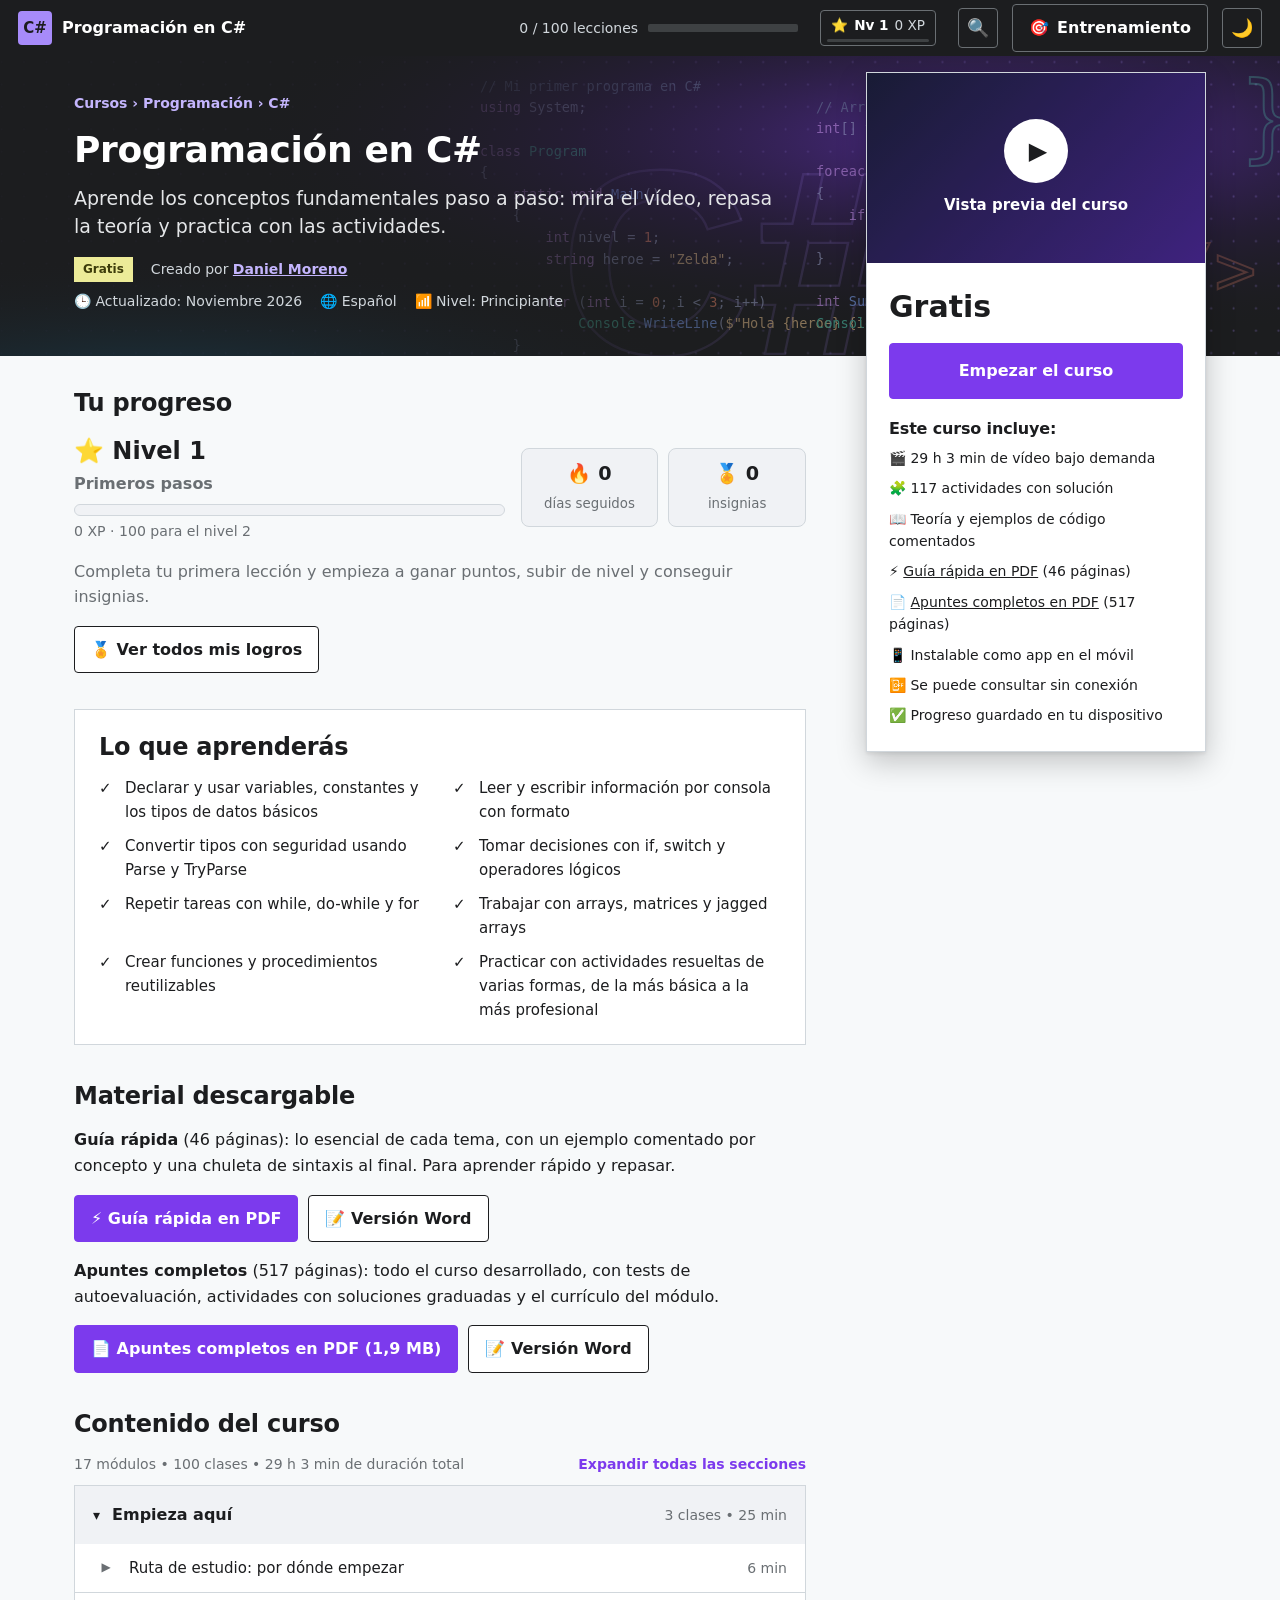
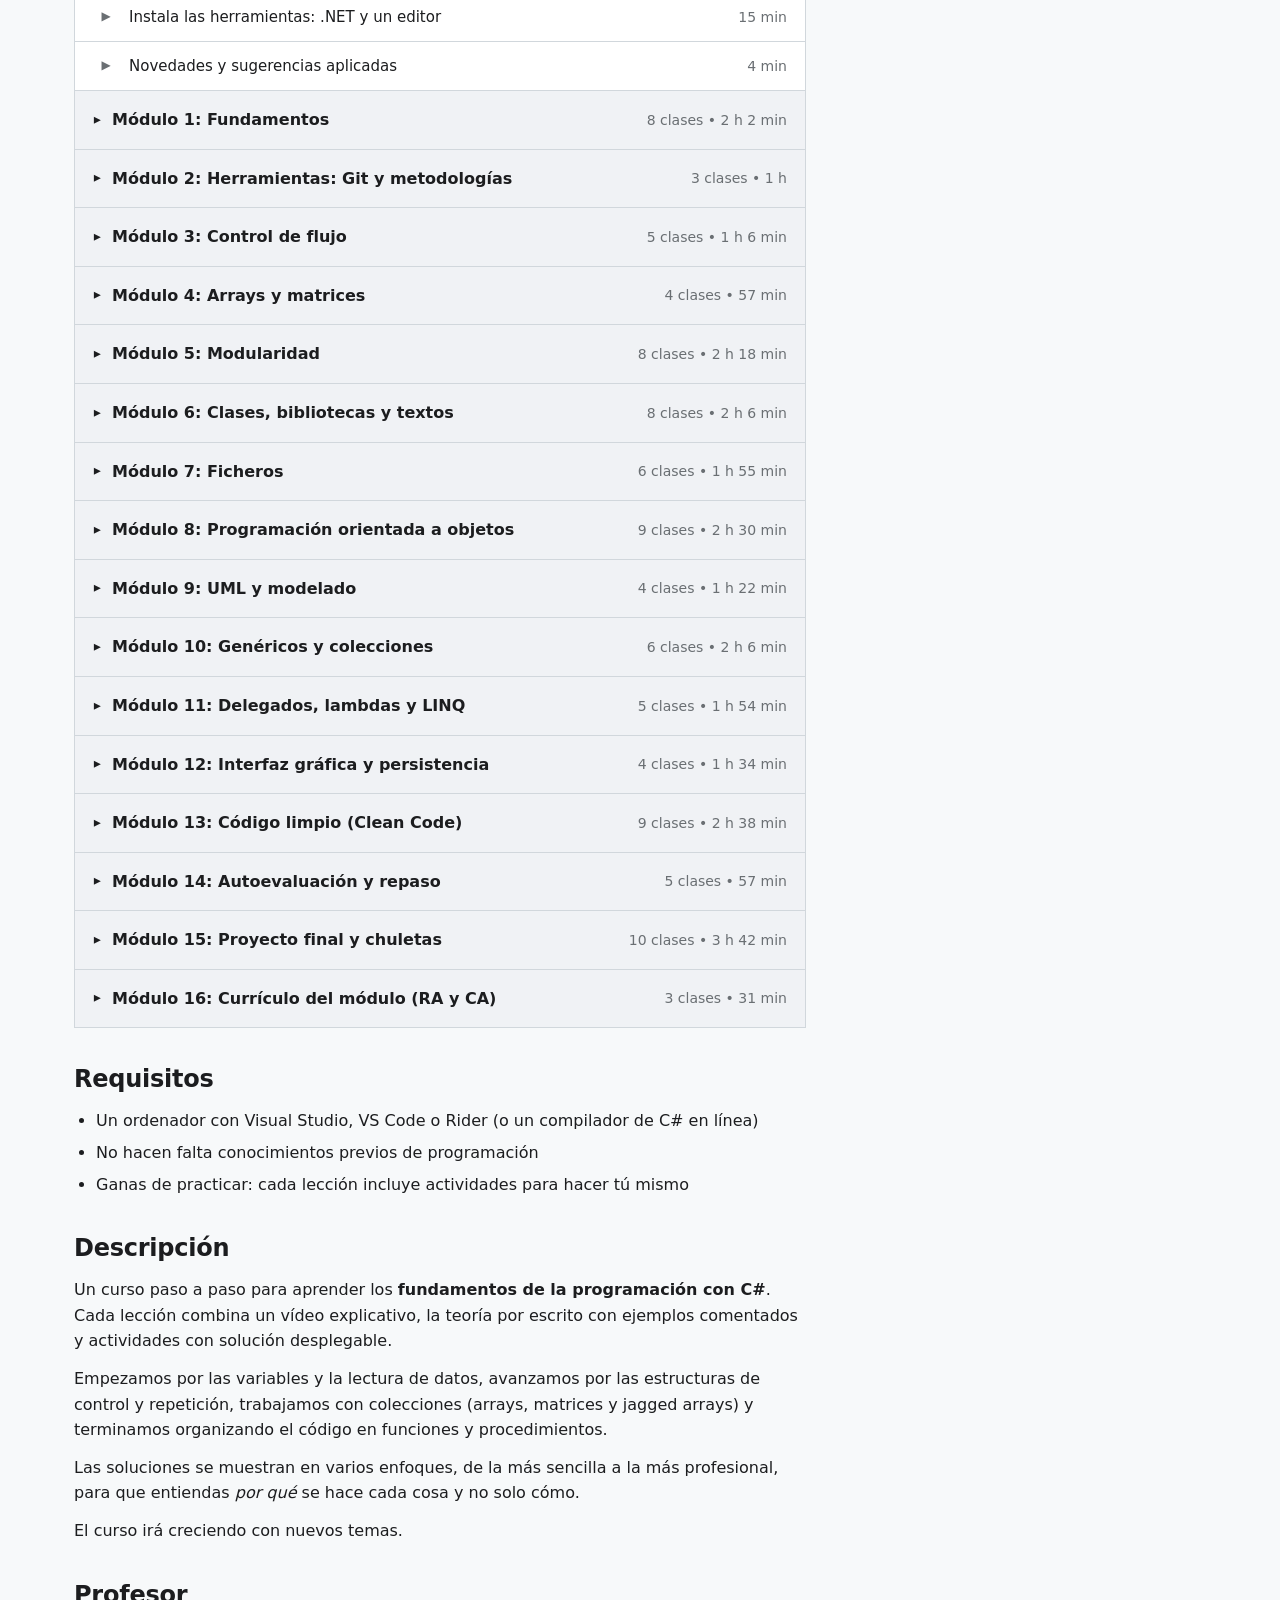
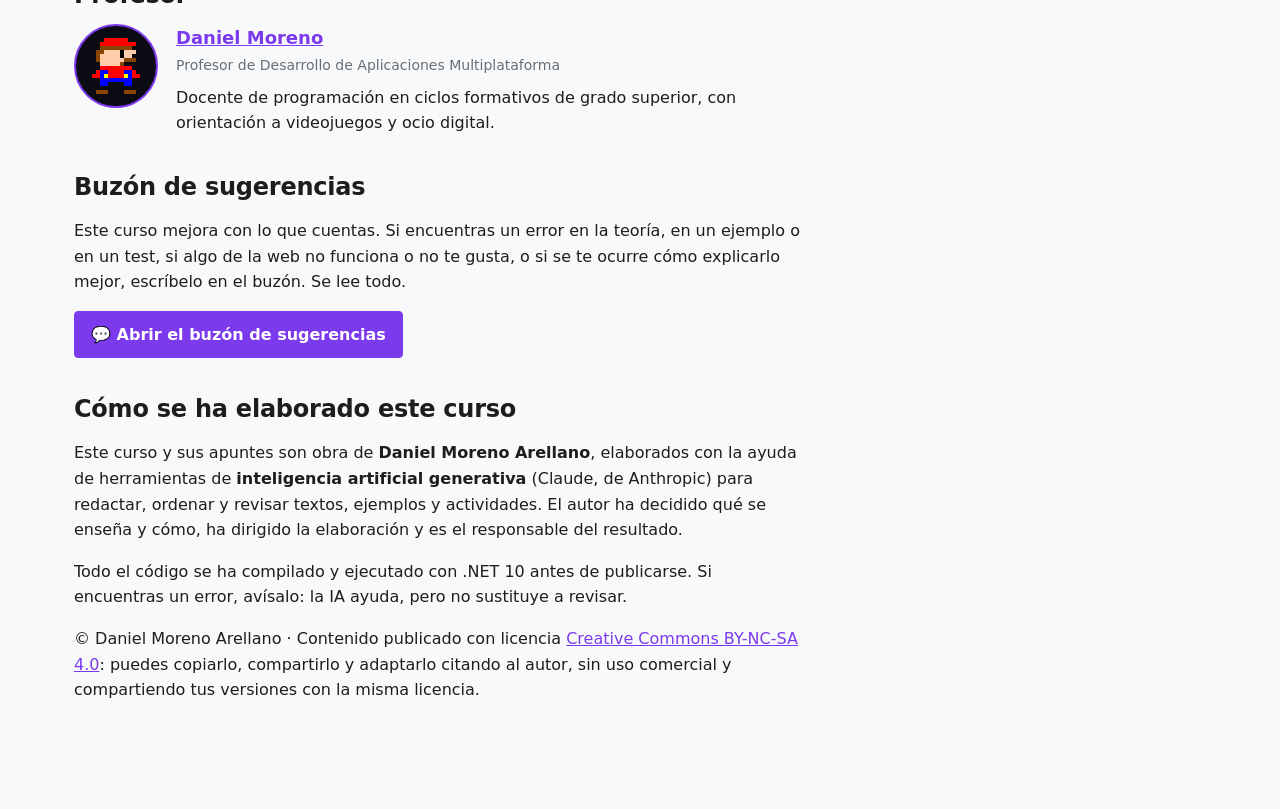
<file: index.html>
<!DOCTYPE html>
<html lang="es" data-theme="light">
<head>
  <meta charset="utf-8">
  <meta name="viewport" content="width=device-width, initial-scale=1">
  <title>Programación en C# · Curso</title>
  <meta name="description" content="Curso gratuito de programación en C#: vídeos, teoría, ejercicios resueltos y tests. Módulo de Programación de los ciclos DAM y DAW.">
  <meta name="author" content="Daniel Moreno Arellano">
  <!-- Vista previa al compartir el enlace (WhatsApp, Telegram, X, LinkedIn…).
       Las redes exigen direcciones ABSOLUTAS en og:url y og:image. -->
  <link rel="canonical" href="https://dmorenoar.github.io/programacion-en-csharp/">
  <meta property="og:type" content="website">
  <meta property="og:locale" content="es_ES">
  <meta property="og:site_name" content="Programación en C#">
  <meta property="og:title" content="Programación en C# · Curso gratuito">
  <meta property="og:description" content="Vídeos, teoría, ejercicios resueltos y tests para aprender a programar en C#. Funciona también sin conexión.">
  <meta property="og:url" content="https://dmorenoar.github.io/programacion-en-csharp/">
  <meta property="og:image" content="https://dmorenoar.github.io/programacion-en-csharp/img/og-curso.png">
  <meta property="og:image:width" content="1200">
  <meta property="og:image:height" content="630">
  <meta property="og:image:alt" content="Programación en C# · curso gratuito">
  <meta name="twitter:card" content="summary_large_image">
  <!-- PWA: manifiesto (nombre, iconos, colores) + iconos para navegador e iOS -->
  <link rel="manifest" href="manifest.webmanifest">
  <meta name="theme-color" content="#1c1d1f">
  <link rel="icon" href="icons/favicon.svg" type="image/svg+xml">
  <link rel="apple-touch-icon" href="icons/apple-touch-icon.png">
  <meta name="mobile-web-app-capable" content="yes">
  <meta name="apple-mobile-web-app-capable" content="yes">
  <meta name="apple-mobile-web-app-title" content="Prog. C#">
  <link rel="stylesheet" href="css/styles.css">
  <link rel="stylesheet" href="css/theme.css">
  <link rel="stylesheet" href="css/home.css">
  <link rel="stylesheet" href="css/playground.css">
  <link rel="stylesheet" href="css/editor.css">
  <link rel="stylesheet" href="css/training.css">
  <link rel="stylesheet" href="css/profile.css">
  <link rel="stylesheet" href="css/extras.css">
</head>
<body>
  <!--
    El HTML solo define el ESQUELETO (cabecera, menú lateral y zona de contenido).
    Todo lo demás se genera con JavaScript a partir de data/course.js.
    Ventaja: añadir una lección = editar un archivo de datos, no maquetar HTML.
  -->
  <header class="topbar">
    <button class="icon-btn" id="menuBtn" type="button" aria-label="Abrir índice del curso" aria-expanded="false">☰</button>
    <a class="brand" href="#inicio" aria-label="Ir a la página del curso">
      <div class="brand-logo" aria-hidden="true">C#</div>
      <div class="brand-title" id="brandTitle">Curso</div>
    </a>
    <div class="topbar-spacer"></div>
    <div class="progress-wrap" title="Progreso del curso">
      <span class="progress-label" id="progressLabel">0 / 0</span>
      <div class="progress" role="progressbar" aria-label="Progreso del curso" aria-valuemin="0" aria-valuemax="100" aria-valuenow="0" id="progressBar"><span id="progressFill"></span></div>
    </div>
    <a class="btn code-btn" id="trainBtn" href="#entrenamiento" title="Resolver las actividades del curso">🎯 <span class="lbl">Entrenamiento</span></a>
    <button class="btn install-btn" id="installBtn" type="button" hidden>⬇ Instalar app</button>
    <button class="icon-btn" id="themeBtn" type="button" aria-label="Cambiar entre tema claro y oscuro">🌙</button>
  </header>

  <!-- Página de inicio del curso (estilo Udemy). Se rellena desde app.js -->
  <div id="home" class="home" hidden></div>


  <!-- Vista «Entrenamiento»: actividades con enunciado y editor (js/training.js) -->
  <div id="training" class="editor-view" hidden></div>

  <div class="layout">
    <!-- Tiras que aparecen al esconder el índice o el editor, para volver a mostrarlos -->
    <button class="side-strip strip-index" id="stripIndex" type="button" title="Mostrar el contenido del curso"><b class="arrow" aria-hidden="true">»</b><span>☰ Contenido del curso</span></button>
    <button class="side-strip strip-code" id="stripCode" type="button" title="Mostrar el editor de código"><b class="arrow" aria-hidden="true">»</b><span>&lt;/&gt; Editor de código</span></button>
    <nav class="sidebar" id="sidebar" aria-label="Índice del curso">
      <div class="sidebar-head"><button class="pg-hide" id="sbHide" type="button" title="Ocultar el contenido del curso" aria-label="Ocultar el contenido del curso">«</button><a class="back-home" href="#inicio">← Página del curso</a><h2>Contenido del curso</h2><p class="course-sub" id="courseSub"></p></div>
      <div id="modules"></div>
      <div class="sidebar-foot">
        <button class="link-btn" id="resetBtn" type="button">Reiniciar mi progreso</button>
      </div>
    </nav>
    <div class="sb-grip" id="sbGrip" role="separator" aria-orientation="vertical" title="Arrastra para cambiar el ancho"></div>
    <div class="backdrop" id="backdrop"></div>

    <main class="content" id="content" tabindex="-1">
      <div class="content-inner" id="lesson">
        <noscript>Esta web necesita JavaScript para mostrar el curso.</noscript>
      </div>
    </main>

    <!-- Panel «Codificar»: entorno de programación junto a la lección (js/playground.js) -->
    <aside class="playground" id="playground" aria-label="Codificar: editor de C#" hidden>
      <div class="pg-resize" id="pgResize" role="separator" aria-orientation="vertical" aria-label="Cambiar ancho del panel"></div>
    </aside>
  </div>

  <!-- Orden importante: primero los datos (COURSE) y después la lógica que los usa -->
  <script src="data/course.js"></script>
  <script src="data/tests.js"></script>
  <script src="js/editor-kit.js"></script>
  <script src="js/editor-pane.js"></script>
  <script src="js/training.js"></script>
  <script src="js/profile.js"></script>
  <script src="js/app.js"></script>
  <script src="js/playground.js"></script>
  <script src="js/extras.js"></script>
  <script src="js/gamificacion.js"></script>
</body>
</html>
</file>
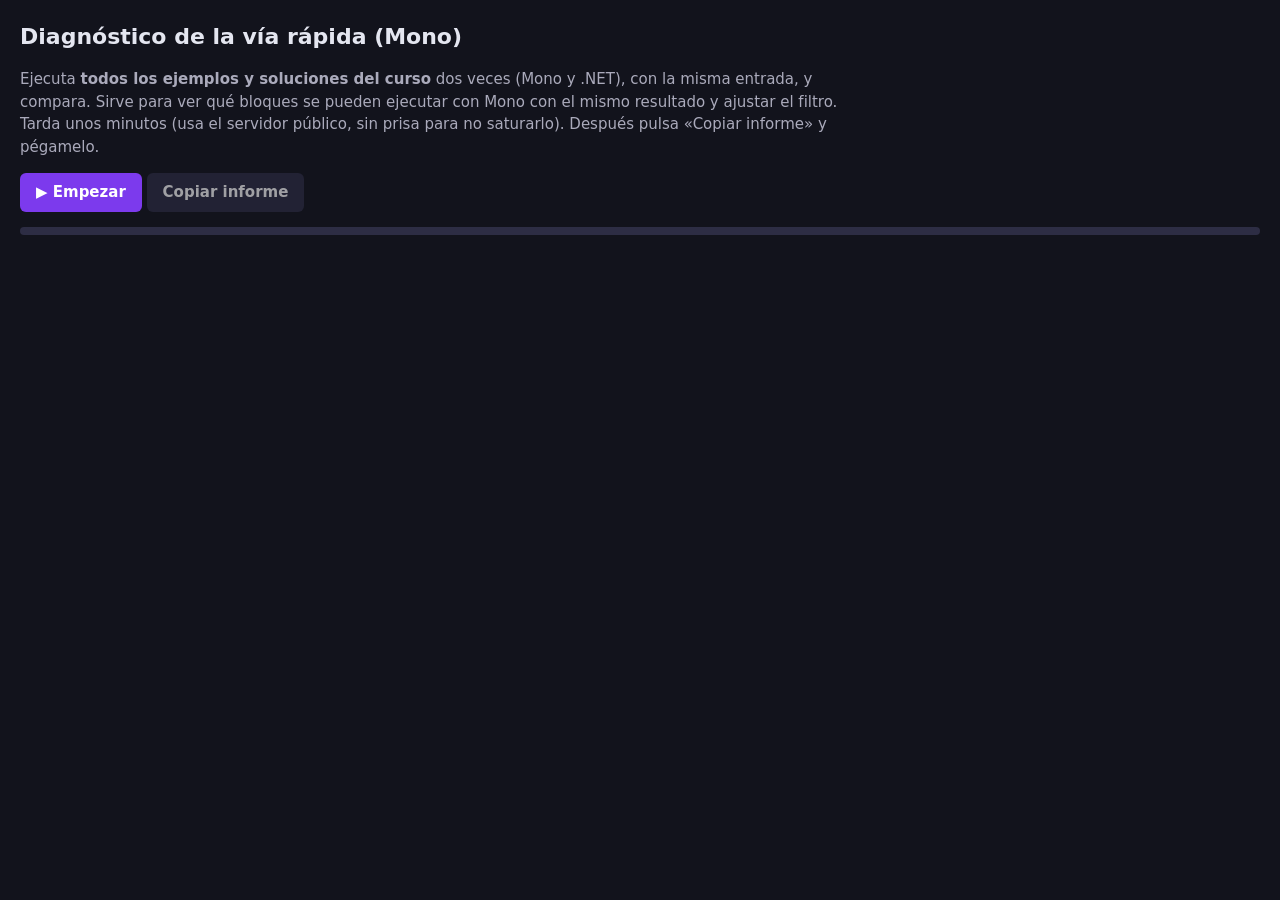
<file: diagnostico.html>
<!DOCTYPE html>
<html lang="es">
<head>
  <meta charset="utf-8">
  <meta name="viewport" content="width=device-width, initial-scale=1">
  <title>Diagnóstico de la vía rápida (Mono)</title>
  <style>
    body { font: 15px/1.5 system-ui, sans-serif; margin: 0; padding: 20px; background: #12131c; color: #e4e6f0; }
    h1 { margin: 0 0 6px; font-size: 22px; } p { color: #aab; max-width: 820px; }
    button { font: inherit; font-weight: 700; padding: 8px 16px; border-radius: 6px; border: 0; background: #7c3aed; color: #fff; cursor: pointer; }
    button:disabled { opacity: .6; cursor: wait; } button.sec { background: #2d2d44; }
    table { border-collapse: collapse; width: 100%; margin-top: 16px; font-size: 13px; }
    th, td { border-bottom: 1px solid #2d2d44; padding: 6px 8px; text-align: left; vertical-align: top; }
    th { color: #aab; font-size: 12px; text-transform: uppercase; }
    .ok { color: #7ee2a0; } .bad { color: #ff9aa2; } .warn { color: #ffd479; } .mut { color: #8a8fa8; }
    code { background: #24243a; padding: 1px 5px; border-radius: 3px; word-break: break-word; }
    #bar { height: 8px; background: #2d2d44; border-radius: 4px; margin-top: 12px; overflow: hidden; } #bar span { display: block; height: 100%; width: 0; background: #22c55e; }
  </style>
</head>
<body>
  <h1>Diagnóstico de la vía rápida (Mono)</h1>
  <p>Ejecuta <b>todos los ejemplos y soluciones del curso</b> dos veces (Mono y .NET), con la misma entrada, y compara. Sirve para ver qué bloques se pueden ejecutar con Mono con el mismo resultado y ajustar el filtro. Tarda unos minutos (usa el servidor público, sin prisa para no saturarlo). Después pulsa «Copiar informe» y pégamelo.</p>
  <p><button id="go">▶ Empezar</button> <button id="copy" class="sec" disabled>Copiar informe</button> <span id="status" class="mut"></span></p>
  <div id="bar"><span></span></div>
  <div id="summary"></div>
  <table id="t" hidden><thead><tr><th>Bloque</th><th>¿Por Mono hoy?</th><th>Mono</th><th>.NET</th><th>Resultado</th></tr></thead><tbody></tbody></table>

  <script src="data/course.js"></script>
  <script src="js/editor-kit.js"></script>
  <script>
    const STDIN = "7\n3\n+\n5\nHola\nZelda\n4\n2\n1\n0\n";
    const items = [];
    COURSE.modulos.flatMap((m) => m.lecciones).forEach((l) => {
      (l.ejemplos || []).forEach((e, i) => items.push({ name: `${l.id} · ejemplo ${i + 1}: ${e.titulo}`, code: e.codigo }));
      (l.actividades || []).forEach((a, i) => a.soluciones.forEach((s, j) => items.push({ name: `${l.id} · act ${i + 1} sol ${j + 1}: ${s.titulo}`, code: s.codigo })));
    });
    const $ = (q) => document.querySelector(q);
    const esc = (t) => String(t).replace(/[&<>]/g, (c) => ({ "&": "&amp;", "<": "&lt;", ">": "&gt;" }[c]));
    const b64 = (r, k) => (r && r[k] ? EditorKit.fromB64(r[k]) : "");
    const short = (t) => (t.length > 70 ? t.slice(0, 70) + "…" : t).replace(/\n/g, "⏎");
    const results = [];

    function describe(r) {
      if (!r) return { st: "sin respuesta", out: "" };
      if (r.limited) return { st: "límite de peticiones", out: "" };
      const id = r.status && r.status.id, out = b64(r, "stdout");
      if (id === 3) return { st: "OK", out };
      if (id === 6) return { st: "no compila", out: b64(r, "compile_output").split("\n")[0] };
      return { st: "error de ejecución (" + (r.status && r.status.description) + ")", out: out + b64(r, "stderr").split("\n")[0] };
    }

    async function one(item) {
      const monoId = await EditorKit.fastLanguageId();
      const wrapped = EditorKit.monoSource(item.code, { force: true });
      const today = EditorKit.monoSource(item.code) !== null;
      let mono, net;
      try {
        [mono, net] = await Promise.all([
          monoId ? EditorKit.runRaw(monoId, wrapped, STDIN) : null,
          EditorKit.runRaw(COURSE.compilador.languageId, EditorKit.prepare(item.code), STDIN),
        ]);
      } catch (e) { mono = net = null; }
      const m = describe(mono), n = describe(net);
      let verdict, cls;
      if (!monoId) { verdict = "Este servidor no tiene Mono"; cls = "bad"; }
      else if (m.st === "límite de peticiones" || n.st === "límite de peticiones") { verdict = "límite de peticiones: repetir"; cls = "warn"; }
      else if (m.st === "OK" && n.st === "OK") { if (m.out === n.out) { verdict = "✅ igual"; cls = "ok"; } else { verdict = "⚠️ DISTINTO"; cls = "warn"; } }
      else if (m.st === "no compila" && n.st === "OK") { verdict = "❌ Mono no compila"; cls = "bad"; }
      else if (m.st !== "OK" && n.st !== "OK") { verdict = "ambos fallan (revisar entrada de prueba)"; cls = "mut"; }
      else { verdict = "⚠️ Mono: " + m.st; cls = "warn"; }
      return { name: item.name, today, mono: m, net: n, verdict, cls };
    }

    async function run() {
      $("#go").disabled = true; $("#t").hidden = false;
      const tb = $("#t tbody"); tb.innerHTML = "";
      let done = 0, next = 0;
      const worker = async () => {
        while (next < items.length) {
          const item = items[next++];
          const r = await one(item);
          results.push(r); done++;
          const detail = r.cls === "warn" || r.cls === "bad" ? `<br><span class="mut">Mono: <code>${esc(short(r.mono.out || r.mono.st))}</code><br>.NET: <code>${esc(short(r.net.out || r.net.st))}</code></span>` : "";
          tb.insertAdjacentHTML("beforeend", `<tr><td>${esc(r.name)}</td><td>${r.today ? "sí ⚡" : "no"}</td><td>${esc(r.mono.st)}</td><td>${esc(r.net.st)}</td><td class="${r.cls}">${r.verdict}${detail}</td></tr>`);
          $("#bar span").style.width = (done / items.length) * 100 + "%";
          $("#status").textContent = `${done} / ${items.length}`;
        }
      };
      await Promise.all([worker(), worker()]);     // 2 a la vez, para no saturar el servidor público
      const count = (f) => results.filter(f).length;
      const risky = results.filter((r) => r.today && r.cls !== "ok");
      const missed = results.filter((r) => !r.today && r.cls === "ok");
      $("#summary").innerHTML = `<p><b>${count((r) => r.cls === "ok")}</b> de ${results.length} salen igual en Mono. · Hoy van por Mono: <b>${count((r) => r.today)}</b>.<br>
        <span class="bad">Van por Mono pero NO salen igual / no compilan: ${risky.length}</span> · <span class="ok">Podrían ir por Mono y hoy no van: ${missed.length}</span></p>`;
      $("#status").textContent = "Terminado"; $("#copy").disabled = false; $("#go").disabled = false;
    }

    $("#go").addEventListener("click", run);
    $("#copy").addEventListener("click", () => {
      const txt = results.map((r) => `${r.cls === "ok" ? "OK " : "!! "} | mono-hoy=${r.today ? "sí" : "no"} | ${r.name} | ${r.verdict} | Mono: ${short(r.mono.out || r.mono.st)} | NET: ${short(r.net.out || r.net.st)}`).join("\n");
      navigator.clipboard.writeText(txt).then(() => ($("#status").textContent = "Informe copiado"), () => ($("#status").textContent = "No se pudo copiar"));
    });
  </script>
</body>
</html>
</file>
<file: css/styles.css>
/* =====================================================================
   css/styles.css
   Idea clave: TODOS los colores son variables CSS (--nombre).
   Para el modo oscuro solo redefinimos las variables en [data-theme="dark"].
   Así no hay que duplicar reglas: cambiar de tema = cambiar un atributo.
   ===================================================================== */

:root {
  --bg: #f6f7fb;
  --surface: #ffffff;
  --surface-2: #eef0f7;
  --text: #1c2033;
  --muted: #5d647d;
  --border: #dde1ee;
  --accent: #4f46e5;
  --accent-soft: #e8e7fd;
  --ok: #138a52;
  --ok-soft: #dcf5e8;
  --warn: #b45309;
  --warn-soft: #fdf0d9;
  --code-bg: #14172b;
  --code-text: #e6e9f5;
  --tok-kw: #c4a2ff;
  --tok-str: #8fe0a7;
  --tok-num: #ffb86b;
  --tok-com: #7a82a6;
  --tok-type: #7dd3fc;
  --tok-fn: #ffe08a;
  --radius: 12px;
  --header-h: 60px;
  --sidebar-w: 340px;
  --shadow: 0 1px 2px rgba(20, 23, 43, 0.06), 0 4px 16px rgba(20, 23, 43, 0.05);
  color-scheme: light;
}

[data-theme="dark"] {
  --bg: #0f1120;
  --surface: #181b30;
  --surface-2: #20243d;
  --text: #e8eaf6;
  --muted: #9aa2c4;
  --border: #2b3052;
  --accent: #8b87ff;
  --accent-soft: #272a52;
  --ok: #4ade99;
  --ok-soft: #12362a;
  --warn: #fbbf5a;
  --warn-soft: #3a2c12;
  --code-bg: #0b0d1a;
  --shadow: 0 1px 2px rgba(0, 0, 0, 0.4), 0 4px 16px rgba(0, 0, 0, 0.3);
  color-scheme: dark;
}

* { box-sizing: border-box; }
html { scroll-behavior: smooth; }
body {
  margin: 0;
  background: var(--bg);
  color: var(--text);
  font: 16px/1.6 system-ui, -apple-system, "Segoe UI", Roboto, sans-serif;
}
h1, h2, h3, h4 { line-height: 1.25; margin: 0 0 .5em; }
a { color: var(--accent); }
button { font: inherit; color: inherit; cursor: pointer; }
:focus-visible { outline: 3px solid var(--accent); outline-offset: 2px; border-radius: 6px; }

/* ---------------------------- Cabecera ---------------------------- */
.topbar {
  position: sticky; top: 0; z-index: 30;
  height: var(--header-h);
  display: flex; align-items: center; gap: 14px;
  padding: 0 18px;
  background: var(--surface);
  border-bottom: 1px solid var(--border);
}
.brand { display: flex; align-items: center; gap: 10px; min-width: 0; }
.brand-logo {
  flex: none; width: 34px; height: 34px; border-radius: 9px;
  display: grid; place-items: center;
  background: var(--accent); color: #fff; font-weight: 800; font-size: 15px;
}
.brand-title { font-weight: 700; white-space: nowrap; overflow: hidden; text-overflow: ellipsis; }
.topbar-spacer { flex: 1; }

.progress-wrap { display: flex; align-items: center; gap: 10px; font-size: 14px; color: var(--muted); }
.progress { width: 150px; height: 8px; background: var(--surface-2); border-radius: 99px; overflow: hidden; }
.progress > span { display: block; height: 100%; width: 0; background: var(--ok); transition: width .4s ease; }

.icon-btn {
  width: 40px; height: 40px; border-radius: 10px;
  border: 1px solid var(--border); background: var(--surface);
  display: grid; place-items: center; font-size: 18px;
}
.icon-btn:hover { background: var(--surface-2); }
.install-btn { padding: 7px 12px; font-size: 14px; }
.install-btn[hidden] { display: none; }

/* ---------------------------- Layout ---------------------------- */
.layout { display: grid; grid-template-columns: var(--sidebar-w) 1fr; min-height: calc(100vh - var(--header-h)); }

.sidebar {
  position: sticky; top: var(--header-h);
  height: calc(100vh - var(--header-h));
  overflow-y: auto;
  background: var(--surface);
  border-right: 1px solid var(--border);
  display: flex; flex-direction: column;
}
.sidebar-head { padding: 18px 18px 8px; }
.sidebar-head h2 { font-size: 15px; text-transform: uppercase; letter-spacing: .06em; color: var(--muted); margin: 0; }

.course-sub { margin: 6px 0 4px; font-size: 14px; color: var(--muted); line-height: 1.45; }

.module { border-top: 1px solid var(--border); }
.module summary {
  list-style: none; cursor: pointer;
  display: flex; align-items: center; gap: 10px;
  padding: 14px 18px; font-weight: 700;
  background: var(--surface-2);
}
.module summary::-webkit-details-marker { display: none; }
.module summary::before { content: "▸"; color: var(--muted); transition: transform .2s; }
.module[open] summary::before { transform: rotate(90deg); }
.module .count { margin-left: auto; font-size: 13px; font-weight: 600; color: var(--muted); }

.lesson-link {
  display: flex; align-items: flex-start; gap: 12px;
  padding: 12px 18px; text-decoration: none; color: var(--text);
  border-left: 4px solid transparent;
}
.lesson-link:hover { background: var(--surface-2); }
.lesson-link.active { background: var(--accent-soft); border-left-color: var(--accent); }
.lesson-link .tick {
  flex: none; width: 22px; height: 22px; margin-top: 1px;
  border-radius: 50%; border: 2px solid var(--border);
  display: grid; place-items: center; font-size: 13px; color: transparent;
}
.lesson-link .tick[data-lesson] { cursor: pointer; transition: border-color .15s, background .15s; }
.lesson-link .tick[data-lesson]:hover { border-color: var(--ok); background: color-mix(in srgb, var(--ok) 25%, transparent); }
.lesson-link .tick[data-lesson]:focus-visible { outline: 2px solid var(--accent); outline-offset: 2px; }
.lesson-link.done .tick { background: var(--ok); border-color: var(--ok); color: #fff; }
.lesson-link .info { display: flex; flex-direction: column; min-width: 0; }
.lesson-link .name { font-size: 15px; line-height: 1.35; }
.lesson-link .meta { font-size: 13px; color: var(--muted); }

.sidebar-foot { margin-top: auto; padding: 14px 18px; border-top: 1px solid var(--border); }
.link-btn { background: none; border: 0; color: var(--muted); font-size: 13px; text-decoration: underline; padding: 0; }
.link-btn:hover { color: var(--text); }

.backdrop { display: none; }

/* ---------------------------- Contenido ---------------------------- */
.content { padding: 24px; min-width: 0; }
.content-inner { max-width: 940px; margin: 0 auto; }

.crumbs { font-size: 14px; color: var(--muted); margin-bottom: 8px; }

.video-box {
  position: relative; aspect-ratio: 16 / 9;
  border-radius: var(--radius); overflow: hidden;
  background: #000; box-shadow: var(--shadow);
}
.video-box iframe { position: absolute; inset: 0; width: 100%; height: 100%; border: 0; }
.video-placeholder {
  position: absolute; inset: 0; padding: 24px; text-align: center;
  display: flex; flex-direction: column; align-items: center; justify-content: center; gap: 10px;
  background: linear-gradient(135deg, #1e2140, #2d2f6b); color: #e8eaf6;
}
.video-placeholder .play {
  width: 76px; height: 76px; border-radius: 50%;
  background: rgba(255, 255, 255, .14); display: grid; place-items: center; font-size: 32px;
}
.video-placeholder small { max-width: 460px; color: #b9bfe0; }
.video-placeholder code { background: rgba(255, 255, 255, .12); color: #fff; }
.video-tools { margin-top: 8px; font-size: 14px; }

.lesson-head { display: flex; flex-wrap: wrap; align-items: center; gap: 12px; margin: 20px 0 6px; }
.lesson-head h1 { font-size: 28px; margin: 0; flex: 1 1 320px; }

.btn {
  display: inline-flex; align-items: center; gap: 8px;
  padding: 10px 16px; border-radius: 10px;
  border: 1px solid var(--border); background: var(--surface); font-weight: 600;
  text-decoration: none; color: var(--text);
}
.btn:hover { background: var(--surface-2); }
.btn.primary { background: var(--accent); border-color: var(--accent); color: #fff; }
.btn.primary:hover { filter: brightness(1.08); background: var(--accent); }
.btn.ok { background: var(--ok-soft); border-color: var(--ok); color: var(--ok); }
.btn[aria-disabled="true"] { opacity: .4; pointer-events: none; }

.goals { background: var(--surface); border: 1px solid var(--border); border-radius: var(--radius); padding: 14px 20px; margin: 14px 0; }
.goals h3 { font-size: 15px; margin-bottom: 6px; }
.goals ul { margin: 0; padding-left: 20px; }

/* Pestañas */
.tabs { display: flex; gap: 4px; border-bottom: 2px solid var(--border); margin-top: 24px; }
.tab {
  background: none; border: 0; padding: 12px 18px; font-weight: 700; color: var(--muted);
  border-bottom: 3px solid transparent; margin-bottom: -2px;
}
.tab:hover { color: var(--text); }
.tab[aria-selected="true"] { color: var(--accent); border-bottom-color: var(--accent); }
.tab .badge { margin-left: 6px; background: var(--accent-soft); color: var(--accent); border-radius: 99px; padding: 1px 8px; font-size: 13px; }

.panel { padding: 22px 0; }
.panel[hidden] { display: none; }

/* Teoría */
.theory h4 { margin-top: 1.4em; }
.theory ul, .theory ol { padding-left: 22px; }
.theory li { margin: 4px 0; }
.theory code, .statement code, .note code {
  background: var(--surface-2); border: 1px solid var(--border);
  padding: 1px 6px; border-radius: 6px; font-size: .9em;
}
code, pre, kbd { font-family: ui-monospace, "Cascadia Code", "Fira Code", Consolas, monospace; }
kbd { background: var(--surface-2); border: 1px solid var(--border); border-bottom-width: 2px; border-radius: 5px; padding: 0 6px; font-size: .85em; }

.table-wrap { overflow-x: auto; margin: 14px 0; border: 1px solid var(--border); border-radius: 10px; }
table { border-collapse: collapse; width: 100%; background: var(--surface); }
th, td { padding: 10px 14px; text-align: left; border-bottom: 1px solid var(--border); font-size: 15px; vertical-align: top; }
th { background: var(--surface-2); font-size: 13px; text-transform: uppercase; letter-spacing: .04em; color: var(--muted); }
tr:last-child td { border-bottom: 0; }

.callout { background: var(--accent-soft); border-left: 4px solid var(--accent); padding: 12px 16px; border-radius: 8px; margin: 16px 0; font-size: 15px; }
.callout.warn { background: var(--warn-soft); border-left-color: var(--warn); }

.example { margin: 26px 0; }
.example h3 { font-size: 18px; }
.note { color: var(--muted); font-size: 15px; margin: 8px 0 0; }

/* Bloques de código */
.code { border-radius: 10px; overflow: hidden; background: var(--code-bg); margin: 10px 0; box-shadow: var(--shadow); }
.code-bar {
  display: flex; align-items: center; justify-content: space-between;
  padding: 6px 10px 6px 14px; background: rgba(255, 255, 255, .06);
  color: #aab1d6; font-size: 12px; letter-spacing: .06em; text-transform: uppercase;
}
.copy { background: rgba(255, 255, 255, .1); border: 0; color: #e8eaf6; border-radius: 6px; padding: 4px 10px; font-size: 12px; }
.copy:hover { background: rgba(255, 255, 255, .2); }
.code pre { margin: 0; padding: 14px 16px; overflow-x: auto; color: var(--code-text); font-size: 14px; line-height: 1.55; tab-size: 4; }
.tok-kw { color: var(--tok-kw); }
.tok-s { color: var(--tok-str); }
.tok-n { color: var(--tok-num); }
.tok-c { color: var(--tok-com); font-style: italic; }
.tok-t { color: var(--tok-type); }
.tok-f { color: var(--tok-fn); }

pre.inline-pre, pre.salida {
  background: var(--surface-2); border: 1px solid var(--border);
  padding: 10px 14px; border-radius: 8px; overflow-x: auto; font-size: 14px; margin: 10px 0;
}

/* Actividades */
.activity { background: var(--surface); border: 1px solid var(--border); border-radius: var(--radius); padding: 20px; margin-bottom: 20px; box-shadow: var(--shadow); }
.activity-head { display: flex; flex-wrap: wrap; align-items: center; gap: 10px; margin-bottom: 8px; }
.activity-head .num { font-size: 12px; font-weight: 800; letter-spacing: .08em; text-transform: uppercase; color: var(--accent); }
.activity-head h3 { margin: 0; font-size: 20px; flex: 1 1 200px; }
.level { font-size: 13px; font-weight: 700; padding: 3px 10px; border-radius: 99px; background: var(--surface-2); white-space: nowrap; }
.level.l1 { background: var(--ok-soft); color: var(--ok); }
.level.l2 { background: var(--warn-soft); color: var(--warn); }
.level.l3 { background: #fde4e4; color: #b42318; }
[data-theme="dark"] .level.l3 { background: #3d1a1a; color: #ff8a80; }
.statement p { margin: .5em 0; }
.statement ul, .statement ol { padding-left: 22px; }
.expected-label { font-size: 13px; font-weight: 700; color: var(--muted); margin: 12px 0 0; text-transform: uppercase; letter-spacing: .05em; }

details.fold { border: 1px solid var(--border); border-radius: 10px; margin-top: 12px; background: var(--surface); }
details.fold > summary { cursor: pointer; padding: 11px 16px; font-weight: 700; list-style: none; }
details.fold > summary::-webkit-details-marker { display: none; }
details.fold > summary::after { content: "＋"; float: right; color: var(--muted); }
details.fold[open] > summary::after { content: "－"; }
details.fold > .fold-body { padding: 4px 16px 16px; }
details.fold.solution { border-color: var(--ok); }
details.fold.solution > summary { color: var(--ok); background: var(--ok-soft); border-radius: 9px; }
details.fold.solution[open] > summary { border-bottom-left-radius: 0; border-bottom-right-radius: 0; }
.variant { margin-top: 14px; }
.variant h4 { font-size: 15px; margin-bottom: 4px; }

.lesson-nav { display: flex; justify-content: space-between; gap: 12px; margin-top: 32px; padding-top: 20px; border-top: 1px solid var(--border); flex-wrap: wrap; }

.empty { text-align: center; padding: 40px 0; color: var(--muted); }

/* ---------------------------- Escritorio: [índice | editor | vídeo + teoría] ----------------------------
   Fila flexible: el índice y el editor se pueden esconder (quedan tiras) y ajustar en anchura. */
@media (min-width: 901px) {
  .layout { display: flex; height: calc(100vh - var(--header-h)); min-height: 0; }
  .sidebar { order: 10; flex: none; width: var(--sidebar-w); height: 100%; position: relative; border-left: 0; border-right: 1px solid var(--border); }
  body.sidebar-collapsed .sidebar { display: none; }
  .content { order: 40; flex: 1; min-width: 0; height: 100%; overflow-y: auto; padding: 0 24px 24px; }
  body { overflow: hidden; }
  body.view-home { overflow: auto; }
  /* migas + vídeo se quedan arriba; lo de debajo se desplaza */
  .lesson-media { position: sticky; top: 0; z-index: 5; background: var(--bg); padding-top: 14px; padding-bottom: 12px; box-shadow: 0 8px 8px -8px rgba(0, 0, 0, .35); }
  .lesson-media .video-box { max-height: 44vh; width: min(100%, calc(44vh * 16 / 9)); margin: 0 auto; }
}
/* Asa para cambiar el ancho del índice y botón « para esconderlo */
.sb-grip { display: none; flex: none; order: 11; width: 8px; margin: 0 -4px; z-index: 6; cursor: col-resize; touch-action: none; }
@media (min-width: 901px) { body:not(.sidebar-collapsed) .sb-grip { display: block; } }
.sb-grip:hover, .sb-grip.drag { background: rgba(124, 58, 237, .6); }
.sidebar-head { position: relative; }
.pg-hide { position: absolute; top: 12px; right: 12px; width: 28px; height: 26px; cursor: pointer; border: 1px solid var(--border); background: var(--surface-2, transparent); color: var(--text); border-radius: 4px; font-size: 15px; line-height: 1; }
.pg-hide:hover { background: #7c3aed; color: #fff; border-color: #7c3aed; }
/* Tiras laterales (solo escritorio) */
.side-strip { display: none; flex: none; width: 40px; flex-direction: column; align-items: center; gap: 14px; padding: 12px 0; border: 0; border-right: 1px solid #2d2d44; background: #181826; color: #c4c8e0; cursor: pointer; font: inherit; font-size: 13px; font-weight: 700; letter-spacing: .04em; }
.side-strip .arrow { display: grid; place-items: center; width: 26px; height: 26px; border-radius: 50%; background: #7c3aed; color: #fff; font-size: 15px; line-height: 1; }
.side-strip span { writing-mode: vertical-rl; transform: rotate(180deg); white-space: nowrap; }
.side-strip:hover { background: #24243a; color: #fff; }
.side-strip:hover .arrow { background: #9061f9; }
@media (min-width: 901px) {
  .strip-index { order: 5; }
  .strip-code { order: 25; }
  body.play-right .strip-code { order: 45; border-right: 0; border-left: 1px solid #000; }
  body.sidebar-collapsed .strip-index { display: flex; }
  body:not(.play-open) .strip-code { display: flex; }
}
.media-fold { display: block; margin: 8px auto 0; padding: 3px 14px; font: inherit; font-size: 12.5px; font-weight: 700; cursor: pointer; border: 1px solid var(--border); border-radius: 999px; background: var(--surface); color: var(--muted); }
.media-fold:hover { background: #7c3aed; border-color: #7c3aed; color: #fff; }
body.video-collapsed .lesson-media .video-box, body.video-collapsed .lesson-media .video-tools { display: none; }
body.video-collapsed .lesson-media { padding-bottom: 8px; }
.crumbs { display: flex; align-items: center; justify-content: space-between; gap: 8px; }

/* ---------------------------- Móvil ---------------------------- */
@media (max-width: 900px) {
  .layout { grid-template-columns: 1fr; }
  .sidebar {
    position: fixed; z-index: 40; left: 0; top: var(--header-h); bottom: 0; height: auto;
    width: min(88vw, 360px); transform: translateX(-100%); transition: transform .25s ease;
  }
  body.menu-open .sidebar { transform: none; box-shadow: 8px 0 30px rgba(0, 0, 0, .3); }
  body.menu-open .backdrop { display: block; position: fixed; inset: var(--header-h) 0 0 0; background: rgba(0, 0, 0, .45); z-index: 35; }
  .progress { width: 80px; }
  .progress-label { display: none; }
  .content { padding: 14px; }
  .lesson-head h1 { font-size: 23px; }
  .brand-title { max-width: 40vw; }
}

@media (prefers-reduced-motion: reduce) {
  * { transition: none !important; scroll-behavior: auto !important; }
}

/* ---------------------------- Autoevaluación (tests) ---------------------------- */
.quiz-intro { color: var(--muted); }
.quiz-best { background: var(--accent-soft); border-radius: 8px; padding: 8px 14px; display: inline-block; }
.quiz-q { background: var(--surface); border: 1px solid var(--border); border-radius: var(--radius); padding: 18px 20px; margin-bottom: 16px; box-shadow: var(--shadow); }
.quiz-q h3 { margin: 0 0 10px; font-size: 18px; line-height: 1.4; }
.quiz-q h3 { white-space: pre-wrap; }
.quiz-q .qn { display: inline-block; min-width: 26px; height: 26px; line-height: 26px; text-align: center; border-radius: 50%; background: var(--accent); color: #fff; font-size: 14px; margin-right: 6px; }
.quiz-topic { margin: -4px 0 10px; font-size: 13px; color: var(--muted); }
.quiz-opts { display: grid; gap: 8px; }
.quiz-opt { text-align: left; font: inherit; color: var(--text); background: var(--bg); border: 1px solid var(--border); border-radius: 10px; padding: 10px 14px; cursor: pointer; }
.quiz-opt:hover:not(:disabled) { border-color: var(--accent); background: var(--accent-soft); }
.quiz-opt:disabled { cursor: default; }
.quiz-opt.right { border-color: var(--ok); background: var(--ok-soft); font-weight: 700; }
.quiz-opt.wrong { border-color: #d33; background: rgba(220, 50, 50, .12); }
.quiz-fb { margin: 10px 0 0; font-weight: 700; }
.quiz-fb.good { color: var(--ok); }
.quiz-fb.bad { color: #d33; }
.quiz-exp { margin: 6px 0 0; color: var(--muted); }
.quiz-score { background: var(--accent-soft); border-left: 4px solid var(--accent); border-radius: 8px; padding: 14px 18px; margin: 18px 0; font-size: 17px; }
.theory pre:not(.code pre) { background: var(--code-bg, #1e1e2e); color: #e6e6e6; padding: 12px 16px; border-radius: 10px; overflow-x: auto; font-size: 14px; line-height: 1.45; }
.theory pre code { background: none; padding: 0; color: inherit; }
.theory .example { margin: 18px 0; }
.theory blockquote { margin: 16px 0; }

/* Etiqueta del resultado de aprendizaje de cada lección */
.ra-chip {
  display: inline-block;
  margin: 0 0 14px;
  padding: 4px 12px;
  border: 1px solid var(--line, #d8dee9);
  border-radius: 999px;
  background: rgba(112, 149, 202, .12);
  color: inherit;
  font-size: 13px;
  font-weight: 600;
  letter-spacing: .2px;
  text-decoration: none;
}
.ra-chip::before { content: "🎓 "; }
.ra-chip:hover, .ra-chip:focus-visible { background: rgba(112, 149, 202, .26); }
.ra-chip.transversal { background: rgba(140, 140, 140, .14); font-weight: 500; }
.ra-chip.transversal::before { content: "🧰 "; }

/* Fila de botones de descarga (material del curso) */
.dl-row { display: flex; flex-wrap: wrap; gap: 10px; margin: 14px 0 4px; }
.dl-row .btn { text-decoration: none; }
.includes a { color: inherit; }

/* Buzón de sugerencias al pie de cada lección */
.buzon-leccion { margin-top: 18px; padding: 12px 14px; border: 1px dashed var(--border); border-radius: 10px; font-size: .92rem; color: var(--muted, inherit); }
.buzon-leccion a { font-weight: 600; }
</file>
<file: css/theme.css>
/* =====================================================================
   css/theme.css · DISEÑO "PLATAFORMA DE CURSOS" (tipo Udemy/Coursera)
   ---------------------------------------------------------------------
   Se carga DESPUÉS de styles.css y sobrescribe lo que haga falta:
   styles.css = estructura y componentes · theme.css = aspecto.
   Para cambiar de diseño en el futuro basta con sustituir este archivo.
   ===================================================================== */

:root {
  --bg: #f7f9fa; --surface: #ffffff; --surface-2: #f0f2f5; --text: #1c1d1f; --muted: #6a6f73;
  --border: #d1d7dc; --accent: #7c3aed; --accent-soft: #efe7fd; --ok: #1e7a4c; --ok-soft: #dff3e8;
  --radius: 4px; --shadow: none; --header-h: 56px; --sidebar-w: 360px;
}
[data-theme="dark"] {
  --bg: #121214; --surface: #1c1d1f; --surface-2: #2d2f31; --text: #f4f4f5; --muted: #a1a6ab;
  --border: #3e4143; --accent: #b794f6; --accent-soft: #2c2342;
}
.topbar { background: #1c1d1f; color: #fff; border-bottom: 0; }
.brand-logo { border-radius: 4px; background: #a78bfa; color: #1c1d1f; }
.progress-wrap { color: #d1d7dc; }
.progress { background: #3e4143; border-radius: 2px; }
.progress > span { background: #a78bfa; }
.icon-btn { background: transparent; border-color: #6a6f73; color: #fff; border-radius: 4px; }
.icon-btn:hover { background: #3e4143; }
h1, h2, h3, h4 { letter-spacing: -.01em; }
.lesson-head h1 { font-size: 30px; font-weight: 800; }
.btn { border-radius: 4px; border-color: #1c1d1f; font-weight: 700; }
[data-theme="dark"] .btn { border-color: #d1d7dc; }
.btn.primary { background: #7c3aed; border-color: #7c3aed; color: #fff; }
.btn.ok { background: var(--ok-soft); border-color: var(--ok); color: var(--ok); }
.video-box { border-radius: 0; box-shadow: none; }
.goals { border-radius: 4px; border: 1px solid var(--border); }
.tab { text-transform: none; font-size: 16px; }
.activity { box-shadow: none; border-radius: 4px; }
.code { border-radius: 4px; box-shadow: none; }
.module summary { background: var(--surface-2); font-size: 15px; }
.lesson-link.active { background: var(--accent-soft); border-left-color: var(--accent); }
.lesson-link .tick { border-radius: 3px; }
@media (min-width: 901px) {
  /* Índice a la IZQUIERDA (columna por defecto de styles.css); el contenido ocupa el resto */
  .layout { grid-template-columns: var(--sidebar-w) minmax(0, 1fr); }
  .content { padding: 0 0 40px; }
  /* Índice oculto: el contenido pasa a ocupar todo el ancho */
  body.sidebar-collapsed .sidebar { display: none; }
  .content-inner { max-width: none; }
  /* Franja oscura detrás del vídeo, como en Udemy */
  .content-inner > .crumbs { background: #1c1d1f; color: #d1d7dc; margin: 0; padding: 18px 32px 0; }
  .content-inner > .video-box { margin: 0; width: 100%; max-height: 62vh; aspect-ratio: 16 / 9; }
  .content-inner > .video-tools { margin: 0; padding: 8px 32px; background: #1c1d1f; color: #d1d7dc; }
  .content-inner > .video-tools a { color: #c4b5fd; }
  .content-inner > *:not(.crumbs):not(.video-box):not(.video-tools) { margin-left: max(32px, calc((100% - 880px) / 2)); margin-right: max(32px, calc((100% - 880px) / 2)); max-width: none; }
}


/* Botón "Instalar app" sobre la cabecera oscura */
.install-btn { background: transparent; color: #fff; border-color: #6a6f73; }
.install-btn:hover { background: #3e4143; }
[data-theme="dark"] .install-btn { border-color: #6a6f73; }

/* Móvil: el marcador de vídeo es pequeño; ocultamos el texto largo y reducimos el icono */
@media (max-width: 600px) {
  .video-placeholder small { display: none; }
  .video-placeholder .play { width: 52px; height: 52px; font-size: 22px; }
}
</file>
<file: css/home.css>
/* =====================================================================
   css/home.css · PÁGINA DE INICIO DEL CURSO (estilo ficha de curso tipo Udemy)
   ---------------------------------------------------------------------
   Estructura: franja oscura (hero) + rejilla de 2 columnas.
   La tarjeta lateral se "sube" sobre la franja con un margen negativo y se
   queda fija (position: sticky) al hacer scroll. En móvil se apila.
   ===================================================================== */

.home[hidden] { display: none; }
body.view-home .layout { display: none; }
body.view-home #menuBtn { display: none; }
body.view-home { padding-bottom: 0; }

.brand { text-decoration: none; color: inherit; }
.back-home { display: inline-block; margin-bottom: 8px; font-size: 14px; font-weight: 700; text-decoration: none; }
.back-home:hover { text-decoration: underline; }

.wrap { max-width: 1180px; margin: 0 auto; padding: 0 24px; }

/* ---------------------------- Franja oscura ---------------------------- */
.hero {
  color: #fff; padding: 36px 0 44px;
  /* Imagen de fondo: código C# difuminado (img/hero-code.svg). El color de debajo se ve mientras carga. */
  background: #1c1d1f url("../img/hero-code.svg") 60% center / cover no-repeat;
}
.hero-inner { padding-right: 400px; }           /* deja sitio a la tarjeta lateral */
.hero-crumbs { font-size: 14px; font-weight: 700; color: #c4b5fd; margin-bottom: 14px; }
.hero h1 { font-size: 36px; line-height: 1.2; color: #fff; margin: 0 0 12px; font-weight: 800; }
.hero .sub { font-size: 19px; line-height: 1.5; color: #e4e6e8; margin: 0 0 16px; max-width: 700px; }
.hero-meta { display: flex; flex-wrap: wrap; align-items: center; gap: 6px 18px; font-size: 14px; color: #d1d7dc; margin-top: 8px; }
.hero-meta strong { color: #c4b5fd; }
.badge-free { background: #eceb98; color: #3d3c0a; font-weight: 800; font-size: 12px; padding: 3px 9px; }

/* ---------------------------- Rejilla ---------------------------- */
.home-grid { display: grid; grid-template-columns: minmax(0, 1fr) 340px; column-gap: 60px; align-items: start; }
.home-main { grid-column: 1; grid-row: 1; padding: 32px 0 70px; min-width: 0; }

.buy-card {
  grid-column: 2; grid-row: 1;
  margin-top: -300px;                      /* sube sobre la franja oscura */
  position: sticky; top: calc(var(--header-h) + 16px);
  background: var(--surface); color: var(--text);
  border: 1px solid var(--border);
  box-shadow: 0 2px 4px rgba(0, 0, 0, .08), 0 10px 28px rgba(0, 0, 0, .22);
  z-index: 5;
}
.preview {
  position: relative; display: flex; flex-direction: column; align-items: center; justify-content: center; gap: 10px;
  aspect-ratio: 16 / 9; text-decoration: none; color: #fff;
  background: linear-gradient(135deg, #1e2140, #4c2a9a);
}
.preview::after { content: ""; position: absolute; inset: 0; background: rgba(0, 0, 0, .18); transition: background .2s; }
.preview:hover::after { background: rgba(0, 0, 0, .05); }
.preview .play, .preview-label { position: relative; z-index: 1; }
.preview .play { width: 64px; height: 64px; border-radius: 50%; background: #fff; color: #1c1d1f; display: grid; place-items: center; font-size: 24px; padding-left: 4px; }
.preview-label { font-weight: 700; font-size: 15px; }

.buy-body { padding: 20px 22px 24px; }
.buy-body .free { font-size: 30px; font-weight: 800; margin-bottom: 12px; }
.mini-progress { height: 8px; background: var(--surface-2); border-radius: 2px; overflow: hidden; }
.mini-progress span { display: block; height: 100%; background: #7c3aed; }
.mini-label { font-size: 13px; color: var(--muted); margin: 6px 0 12px; }
.btn.big { display: flex; justify-content: center; width: 100%; padding: 14px 16px; font-size: 16px; text-align: center; }
.buy-body h3 { font-size: 16px; margin: 20px 0 8px; }
.includes { list-style: none; margin: 0; padding: 0; font-size: 14px; display: grid; gap: 8px; }

/* ---------------------------- Bloques ---------------------------- */
.home-main h2 { font-size: 24px; font-weight: 800; margin: 0 0 14px; }
.learn { border: 1px solid var(--border); padding: 22px 24px; margin-bottom: 36px; background: var(--surface); }
.learn ul { list-style: none; margin: 0; padding: 0; display: grid; grid-template-columns: 1fr 1fr; gap: 10px 26px; }
.learn li { position: relative; padding-left: 26px; font-size: 15px; }
.learn li::before { content: "✓"; position: absolute; left: 0; top: 0; font-weight: 800; color: var(--text); }

.syllabus { margin-bottom: 36px; }
.syl-head { display: flex; flex-wrap: wrap; justify-content: space-between; align-items: center; gap: 8px; font-size: 14px; margin-bottom: 10px; color: var(--muted); }
.syl-head .link-btn { color: var(--accent); font-weight: 700; font-size: 14px; text-decoration: none; }
.syl-head .link-btn:hover { text-decoration: underline; }
.syl-list { border: 1px solid var(--border); background: var(--surface); }
.syl-sec + .syl-sec { border-top: 1px solid var(--border); }
.syl-sec summary {
  list-style: none; cursor: pointer; display: flex; align-items: center; gap: 12px;
  padding: 16px 18px; background: var(--surface-2); font-weight: 700;
}
.syl-sec summary::-webkit-details-marker { display: none; }
.syl-sec summary::before { content: "▾"; font-size: 14px; transition: transform .2s; transform: rotate(-90deg); }
.syl-sec[open] summary::before { transform: none; }
.syl-sec summary .n { flex: 1; }
.syl-sec summary .c { font-size: 14px; font-weight: 400; color: var(--muted); white-space: nowrap; }
.syl-lesson {
  display: flex; align-items: center; gap: 14px; padding: 12px 18px 12px 22px;
  text-decoration: none; color: var(--text); font-size: 15px;
}
.syl-lesson + .syl-lesson { border-top: 1px solid var(--border); }
.syl-lesson:hover { background: var(--accent-soft); }
.syl-lesson .ico { width: 18px; text-align: center; font-size: 12px; color: var(--muted); }
.syl-lesson.done .ico { color: #1e7a4c; font-weight: 800; font-size: 14px; }
.syl-lesson .t { flex: 1; text-decoration: underline; text-decoration-color: transparent; }
.syl-lesson:hover .t { text-decoration-color: currentColor; }
.syl-lesson .d { font-size: 14px; color: var(--muted); }

.block { margin-bottom: 36px; }
.plain { margin: 0; padding-left: 22px; }
.plain li { margin: 6px 0; }
.description p { margin: 0 0 12px; font-size: 16px; }

.inst-card { display: flex; gap: 18px; align-items: flex-start; }
.avatar { flex: none; width: 84px; height: 84px; border-radius: 50%; background: #7c3aed; color: #fff; display: grid; place-items: center; font-size: 36px; font-weight: 800; }
.inst-name { font-size: 18px; font-weight: 800; color: var(--accent); text-decoration: underline; }
.inst-role { font-size: 14px; color: var(--muted); margin: 2px 0 8px; }
.inst-card p { margin: 0; }

/* ---------------------------- Tablet y móvil ---------------------------- */
@media (max-width: 960px) {
  /* En pantallas estrechas el texto ocupa todo el ancho: oscurecemos el fondo para que se lea bien */
  .hero { background-image: linear-gradient(rgba(28, 29, 31, .6), rgba(28, 29, 31, .6)), url("../img/hero-code.svg"); }
  .hero { padding: 26px 0 30px; }
  .hero-inner { padding-right: 24px; }
  .hero h1 { font-size: 28px; }
  .hero .sub { font-size: 16px; }
  .home-grid { grid-template-columns: minmax(0, 1fr); column-gap: 0; }
  .buy-card { grid-column: 1; grid-row: 1; margin-top: 0; position: static; margin-left: -24px; margin-right: -24px; border-left: 0; border-right: 0; box-shadow: none; }
  .home-main { grid-column: 1; grid-row: 2; padding-top: 28px; }
  .learn ul { grid-template-columns: 1fr; }
  .syl-sec summary { flex-wrap: wrap; }
}
</file>
<file: css/playground.css>
/* =====================================================================
   css/playground.css · Panel lateral "Practicar" (editor + consola)
   ---------------------------------------------------------------------
   Escritorio: tercera columna del grid .layout (a la derecha), fija al hacer scroll.
   Móvil: se abre como hoja que ocupa la parte inferior de la pantalla.
   ===================================================================== */

:root { --play-w: 480px; }

.playground[hidden] { display: none; }
body.view-home .playground { display: none; }

.playground {
  position: sticky; top: var(--header-h); align-self: start;
  height: calc(100vh - var(--header-h));
  display: flex; flex-direction: column;
  background: #1e1e2e; color: #e4e6f0; border-left: 1px solid #000; min-width: 0;
}

/* Asa para cambiar el ancho */
.pg-resize { position: absolute; left: -4px; top: 0; bottom: 0; width: 8px; cursor: col-resize; z-index: 3; touch-action: none; }
.pg-resize:hover, .pg-resize:active { background: rgba(124, 58, 237, .6); }

.pg-head { display: flex; align-items: center; gap: 8px; padding: 10px 12px; background: #151521; border-bottom: 1px solid #2d2d44; font-size: 14px; min-width: 0; }
.pg-lesson { color: #9aa0c0; font-size: 12px; white-space: nowrap; overflow: hidden; text-overflow: ellipsis; min-width: 0; }
.pg-spacer { flex: 1; }
.pg-x { color: #e4e6f0; font-weight: 800; }
.pg-grow { flex: 1; }
.pg-tools2 { padding-top: 0; }
.pg-tools { display: flex; flex-wrap: wrap; align-items: center; gap: 6px; padding: 8px 12px; background: #1a1a2b; border-bottom: 1px solid #2d2d44; }
.playground .btn { padding: 6px 10px; font-size: 13px; }
.playground .ed-tool { background: #24243a; color: #e4e6f0; border-color: #3a3a58; cursor: pointer; }
.playground .ed-tool:hover { background: #30304d; }
.playground .btn.primary:disabled { opacity: .7; cursor: wait; }
.pg-body { flex: 1; min-height: 0; display: grid; grid-template-rows: minmax(0, 1.5fr) minmax(0, 1fr); --ep-fs: 14px; }
.pg-body .ep-editor { border-bottom: 1px solid #000; }
.pg-body { font-size: var(--ep-fs); }
.pg-body .ep-hints { display: none; }

/* Botón «▶ Probar» junto a «Copiar» en los bloques de código */
.code-actions { display: inline-flex; gap: 6px; }
.try { cursor: pointer; font: inherit; font-size: 12px; font-weight: 700; padding: 3px 10px; border-radius: 4px; border: 1px solid #7c3aed; background: #7c3aed; color: #fff; }
.try:hover { filter: brightness(1.1); }

/* Escritorio: el editor es una columna más de la fila (flex), entre el índice y la lección. */
@media (min-width: 901px) {
  .playground { order: 30; flex: none; width: var(--play-w); position: relative; top: auto; height: 100%; align-self: stretch; border-left: 0; border-right: 1px solid #000; }
  .pg-resize { left: auto; right: -4px; }
  /* ⇄: editor a la derecha de la lección */
  body.play-right .playground { order: 50; border-right: 0; border-left: 1px solid #000; }
  body.play-right .pg-resize { right: auto; left: -4px; }
}
.pg-reopen { display: none; padding: 4px 10px; font-size: 13px; }
body:not(.play-open) .pg-reopen { display: inline-flex; }

/* Móvil: hoja inferior a pantalla casi completa */
@media (max-width: 900px) {
  .playground {
    position: fixed; z-index: 45; left: 0; right: 0; bottom: 0; top: calc(var(--header-h) + 8vh);
    height: calc(100dvh - var(--header-h) - 8vh); align-self: auto; border-left: 0; border-radius: 12px 12px 0 0; box-shadow: 0 -10px 30px rgba(0, 0, 0, .45);
  }
  .pg-resize { display: none; }
}
</file>
<file: css/editor.css>
/* =====================================================================
   css/editor.css · Piezas comunes de las vistas «Codificar» y «Entrenamiento»
   ---------------------------------------------------------------------
   · .ed-*  barra de herramientas
   · .ep-*  editor (EditorPane): números de línea + <pre> coloreado + <textarea>
   El <textarea> es TRANSPARENTE y va encima del <pre> con el código coloreado.
   Gutter, <pre> y <textarea> comparten fuente, interlineado y padding vertical
   para que todo quede alineado línea a línea.
   ===================================================================== */

/* Mientras una vista de editor está abierta, ocultamos el curso y el panel lateral */
body.view-train .layout, body.view-train #home, body.view-train .playground { display: none !important; }
body.view-train #menuBtn { display: none; }
body.view-train { overflow: hidden; }

/* Botones «Codificar» y «Entrenamiento» de la cabecera */
.code-btn { background: transparent; color: #fff; border-color: #6a6f73; text-decoration: none; white-space: nowrap; }
.code-btn:hover { background: #3e4143; }
body.view-train #trainBtn { background: #7c3aed; border-color: #7c3aed; }

.editor-view[hidden] { display: none; }
.editor-view {
  --ep-fs: 14px; --ep-lh: 1.6;
  display: flex; flex-direction: column; height: calc(100vh - var(--header-h)); background: #1e1e2e; color: #e4e6f0;
}

/* ---------- Barra de herramientas ---------- */
.ed-bar { display: flex; flex-wrap: wrap; align-items: center; gap: 8px; padding: 8px 14px; background: #151521; border-bottom: 1px solid #2d2d44; }
.ed-spacer { flex: 1; }
.ed-bar .btn { padding: 6px 12px; font-size: 13px; text-decoration: none; }
.ed-bar .ed-tool { background: #24243a; color: #e4e6f0; border-color: #3a3a58; cursor: pointer; }
.ed-bar .ed-tool:hover { background: #30304d; }
.ed-bar .btn.primary { padding: 6px 18px; font-size: 14px; }
.ed-bar .btn:disabled { opacity: .7; cursor: wait; }
.ed-group { display: inline-flex; gap: 2px; }
.ed-select { max-width: 280px; background: #24243a; color: #e4e6f0; border: 1px solid #3a3a58; border-radius: 4px; padding: 6px 8px; font: inherit; font-size: 13px; cursor: pointer; }
.ed-select[hidden] { display: none; }

/* ---------- Editor ---------- */
.ep-editor { display: flex; flex-direction: column; min-width: 0; min-height: 0; }
.ep-code { flex: 1; min-height: 0; display: flex; }
.ep-gutter, .ep-hl, .ep-ta {
  margin: 0; padding: 12px 0; border: 0; box-sizing: border-box;
  font: var(--ep-fs)/var(--ep-lh) ui-monospace, "Cascadia Code", Consolas, Menlo, monospace;
  tab-size: 4; letter-spacing: 0; word-spacing: 0;
}
.ep-gutter { flex: none; min-width: 52px; padding-left: 10px; padding-right: 12px; text-align: right; color: #5b6385; background: #181826; overflow: hidden; user-select: none; white-space: pre; }
.ep-gutter span.bad { color: #fff; background: #dc2626; }
.ep-stack { position: relative; flex: 1; min-width: 0; }
.ep-hl, .ep-ta { position: absolute; inset: 0; padding-left: 14px; padding-right: 14px; white-space: pre; overflow: auto; }
.ep-hl { color: #e4e6f0; pointer-events: none; overflow: hidden; }
.ep-ta { background: transparent; color: transparent; -webkit-text-fill-color: transparent; caret-color: #fff; resize: none; outline: none; z-index: 1; }
.ep-ta::selection { background: rgba(124, 58, 237, .45); -webkit-text-fill-color: transparent; }
.ep-hl .tok-kw { color: #c792ea; } .ep-hl .tok-t { color: #4ec9b0; } .ep-hl .tok-s { color: #ecc48d; }
.ep-hl .tok-n { color: #f78c6c; } .ep-hl .tok-c { color: #6a7a9a; font-style: italic; } .ep-hl .tok-f { color: #82aaff; }
.ep-status { display: flex; gap: 18px; padding: 4px 14px; font-size: 12px; background: #7c3aed; color: #fff; }
.ep-hints { margin-left: auto; opacity: .85; }

/* ---------- Entrada y salida ---------- */
.ep-io { display: flex; flex-direction: column; min-width: 0; min-height: 0; background: #151521; }
.ep-stdin { border-bottom: 1px solid #2d2d44; font-size: 13px; }
.ep-stdin summary { cursor: pointer; padding: 9px 14px; color: #c4c8e0; }
.ep-stdin small { color: #8a8fa8; }
.ep-stdin code { background: #2d2d44; padding: 1px 5px; border-radius: 3px; }
.ep-stdin textarea { display: block; width: 100%; box-sizing: border-box; background: #1e1e2e; color: #e4e6f0; border: 0; border-top: 1px solid #2d2d44; padding: 8px 14px; font: 13px/1.5 ui-monospace, Consolas, monospace; resize: vertical; }
.ep-out-head { display: flex; align-items: center; gap: 12px; padding: 7px 14px; font-size: 12px; text-transform: uppercase; letter-spacing: .06em; color: #aab; border-bottom: 1px solid #2d2d44; }
.ep-meta { flex: 1; text-transform: none; letter-spacing: 0; opacity: .8; }
.ep-out-head .link-btn { color: #c4b5fd; font-size: 12px; text-transform: none; letter-spacing: 0; }
.ep-out { flex: 1; min-height: 0; margin: 0; padding: 14px; overflow: auto; background: #0e0e18; font: 14px/1.5 ui-monospace, Consolas, Menlo, monospace; white-space: pre-wrap; word-break: break-word; }
.ep-out.ok { color: #9ef0b6; } .ep-out.err { color: #ff9aa2; } .ep-out.warn { color: #ffd479; } .ep-out.wait { color: #aab; }
.ep-foot { padding: 6px 14px; font-size: 11px; color: #8a8fa8; border-top: 1px solid #2d2d44; }

@media (max-width: 900px) {
  body.view-train { overflow: auto; }
  .editor-view { height: auto; min-height: calc(100vh - var(--header-h)); }
  .ed-bar { padding: 8px 10px; }
  .ep-hints { display: none; }
  .ed-select { max-width: 60vw; }
  .code-btn { padding: 6px 9px; font-size: 13px; }
  .code-btn .lbl { display: none; }                 /* en móvil solo el icono, para que quepan los dos botones */
}

/* ---------- Menú desplegable propio (EditorKit.menu) ---------- */
.ed-menu { position: fixed; z-index: 200; min-width: 240px; max-width: min(420px, 94vw); overflow-y: auto; padding: 6px; background: #24243a; color: #e4e6f0; border: 1px solid #3a3a58; border-radius: 8px; box-shadow: 0 12px 32px rgba(0,0,0,.5); }
.ed-menu-group { padding: 8px 10px 4px; font-size: 11px; font-weight: 800; text-transform: uppercase; letter-spacing: .06em; color: #9aa0c0; }
.ed-menu-item { display: block; width: 100%; text-align: left; padding: 8px 10px; border: 0; border-radius: 5px; background: transparent; color: inherit; font: inherit; font-size: 13px; cursor: pointer; }
.ed-menu-item:hover, .ed-menu-item:focus { background: #7c3aed; color: #fff; outline: none; }

/* ---------- Aviso con «Deshacer» ---------- */
.ep-note { display: flex; align-items: center; gap: 10px; padding: 6px 12px; font-size: 12.5px; background: #3b2a6b; color: #fff; }
.ep-note[hidden] { display: none; }
.ep-note span { flex: 1; }
.ep-note-btn { border: 1px solid #c4b5fd; background: transparent; color: #fff; border-radius: 4px; padding: 2px 10px; cursor: pointer; font: inherit; font-size: 12px; font-weight: 700; }
.ep-note-btn:hover { background: #7c3aed; }
.ep-note-x { border: 0; background: transparent; color: #fff; cursor: pointer; opacity: .7; }
</file>
<file: css/training.css>
/* =====================================================================
   css/training.css · «Entrenamiento»: enunciado a la izquierda + editor y salida
   ===================================================================== */

/* Cuatro zonas en fila: lista | enunciado | editor | salida. Cada una se ajusta arrastrando el asa. */
.editor-view { --tr-bw: 290px; --tr-pw: 400px; --tr-iw: 340px; }
.tr-main { flex: 1; min-height: 0; display: flex; }
.tr-browser { flex: none; width: var(--tr-bw); }
.tr-problem { flex: none; width: var(--tr-pw); }
.tr-work { flex: 1; min-width: 0; min-height: 0; display: flex; }
.tr-work .ep-editor { flex: 1; min-width: 0; }
.tr-work .ep-io { flex: none; width: var(--tr-iw); }
.editor-view.stacked .tr-work { flex-direction: column; }
.editor-view.stacked .tr-work .ep-editor { flex: 1.4; }
.editor-view.stacked .tr-work .ep-io { width: auto; flex: 1; }
.editor-view.stacked .tr-grip-io { display: none; }

/* Asas de arrastre */
.tr-grip { flex: none; width: 7px; margin: 0 -3px; z-index: 4; cursor: col-resize; background: transparent; touch-action: none; position: relative; }
.tr-grip::after { content: ""; position: absolute; left: 3px; top: 0; bottom: 0; width: 1px; background: #000; }
.tr-grip:hover, .tr-grip.drag { background: rgba(124, 58, 237, .55); }

/* Cabecera de cada panel con su botón «  y tira que queda al plegarlo */
.tr-phead { display: flex; align-items: center; justify-content: space-between; margin: -4px 0 8px; font-size: 13px; }
.tr-browser .tr-phead { margin: 0; padding: 8px 10px 8px 14px; background: #1f1f33; border-bottom: 1px solid #2d2d44; color: #e4e6f0; }
.tr-collapse { cursor: pointer; border: 1px solid #3a3a58; background: #24243a; color: #e4e6f0; border-radius: 4px; width: 28px; height: 24px; font-size: 15px; line-height: 1; }
.tr-problem .tr-collapse { background: var(--surface-2, #eee); color: var(--text); border-color: var(--border, #ccc); }
.tr-collapse:hover { background: #7c3aed; color: #fff; border-color: #7c3aed; }
.tr-strip { display: none; flex: none; width: 40px; flex-direction: column; align-items: center; gap: 14px; padding: 12px 0; border: 0; border-right: 1px solid #2d2d44; background: #181826; color: #c4c8e0; cursor: pointer; font: inherit; font-size: 13px; font-weight: 700; letter-spacing: .04em; }
.tr-strip .arrow { display: grid; place-items: center; width: 26px; height: 26px; border-radius: 50%; background: #7c3aed; color: #fff; font-size: 15px; line-height: 1; }
.tr-strip span { writing-mode: vertical-rl; transform: rotate(180deg); white-space: nowrap; }
.tr-strip:hover { background: #24243a; color: #fff; }
.tr-strip:hover .arrow { background: #9061f9; }
.editor-view.show-browser .tr-strip-browser, .editor-view:not(.no-problem) .tr-strip-problem { display: none; }
.editor-view:not(.show-browser) .tr-strip-browser, .editor-view.no-problem .tr-strip-problem { display: flex; }
.editor-view:not(.show-browser) .tr-browser, .editor-view:not(.show-browser) .tr-grip-browser,
.editor-view.no-problem .tr-problem, .editor-view.no-problem .tr-grip-problem { display: none; }
.tr-title { font-weight: 700; font-size: 14px; max-width: 34vw; white-space: nowrap; overflow: hidden; text-overflow: ellipsis; }

/* Lista de actividades por módulo */
.tr-browser { overflow-y: auto; background: #181826; border-right: 1px solid #000; font-size: 13px; }
.tr-prog { padding: 12px 14px; border-bottom: 1px solid #2d2d44; color: #c4c8e0; }
.tr-prog .bar { height: 6px; margin-top: 6px; background: #2d2d44; border-radius: 3px; overflow: hidden; }
.tr-prog .bar span { display: block; height: 100%; background: #22c55e; }
.tr-mod summary { display: flex; justify-content: space-between; gap: 8px; padding: 10px 14px; cursor: pointer; font-weight: 700; background: #1f1f33; border-bottom: 1px solid #2d2d44; }
.tr-mod summary .c { color: #9aa0c0; font-weight: 600; }
.tr-lesson { padding: 8px 14px 2px; font-size: 11px; font-weight: 800; text-transform: uppercase; letter-spacing: .05em; color: #9aa0c0; }
.tr-act { display: flex; align-items: center; gap: 8px; padding: 7px 14px; color: #e4e6f0; text-decoration: none; border-left: 3px solid transparent; }
.tr-act:hover { background: #24243a; }
.tr-act.active { background: #2b2450; border-left-color: #7c3aed; }
.tr-act .tick { flex: none; width: 16px; height: 16px; border: 1.5px solid #5b6385; border-radius: 50%; font-size: 11px; line-height: 14px; text-align: center; }
.tr-act .tick { cursor: pointer; transition: border-color .15s, background .15s; }
.tr-act .tick:hover { border-color: #22c55e; background: rgba(34, 197, 94, .25); }
.tr-act .tick:focus-visible { outline: 2px solid #c4b5fd; outline-offset: 2px; }
.tr-act.done .tick { background: #22c55e; border-color: #22c55e; color: #fff; }
.tr-act .t { flex: 1; min-width: 0; }
.tr-act .lv { flex: none; font-size: 11px; color: #ecc48d; }
.editor-view.no-problem .tr-problem { display: none; }

/* Enunciado: aquí SÍ usamos los colores del tema del curso (claro u oscuro) */
.tr-problem { overflow-y: auto; padding: 18px 20px 28px; background: var(--surface); color: var(--text); border-right: 1px solid #000; }
.tr-crumb { font-size: 13px; color: var(--muted); font-weight: 600; }
.tr-head { display: flex; align-items: center; justify-content: space-between; gap: 8px; margin: 10px 0 4px; }
.tr-head .num { font-size: 13px; font-weight: 800; text-transform: uppercase; letter-spacing: .05em; color: var(--accent); }
.tr-problem h2 { margin: 4px 0 10px; font-size: 22px; line-height: 1.25; }
.tr-problem .try { display: none; }                            /* aquí no hace falta «Probar»: ya estás en el editor */
.tr-problem .solution .code { margin-top: 8px; }
.tr-solved-btn { width: 100%; margin-top: 16px; justify-content: center; }
.tr-nav { display: flex; gap: 8px; margin-top: 10px; }
.tr-nav .btn { flex: 1; justify-content: center; text-align: center; }
.tr-nav .btn[aria-disabled="true"] { opacity: .45; pointer-events: none; }
.tr-lesson-link { display: block; margin-top: 14px; font-weight: 700; font-size: 14px; }

/* Móvil: todo apilado, sin asas; las tiras plegadas son barras horizontales */
@media (max-width: 900px) {
  .tr-main { flex-direction: column; }
  .tr-browser, .tr-problem { width: auto; }
  .tr-browser { max-height: 45vh; border-right: 0; border-bottom: 1px solid #000; }
  .tr-problem { overflow: visible; border-right: 0; border-bottom: 1px solid #000; }
  .tr-grip { display: none; }
  .tr-strip { width: auto; flex-direction: row; justify-content: flex-start; padding: 8px 14px; border: 0; border-bottom: 1px solid #2d2d44; }
  .tr-strip span { writing-mode: horizontal-tb; transform: none; }
  .tr-strip .arrow { order: 2; margin-left: auto; transform: rotate(90deg); }
  .tr-title { display: none; }
  .tr-work, .editor-view.stacked .tr-work { flex-direction: column; }
  .tr-work .ep-editor { height: 55vh; flex: none; }
  .tr-work .ep-io { width: auto; min-height: 220px; }
}
.train-link { margin: 12px 0 0; }
.train-link .btn { text-decoration: none; }
</file>
<file: css/profile.css>
/* =====================================================================
   css/profile.css · Perfil «arcade» del profesor (estilo ficha de profesor Udemy)
   ---------------------------------------------------------------------
   Tipografía y colores heredan del curso (Inter + variables de tema):
   lo único «retro» es Mario, el salto, la moneda y las barras segmentadas.
   ===================================================================== */

body.profile-open { overflow: hidden; }
.profile-modal[hidden] { display: none; }
.profile-modal {
  position: fixed; inset: 0; z-index: 3000; display: grid; place-items: center; padding: 20px;
  background: rgba(10, 8, 24, .72); backdrop-filter: blur(2px); overflow-y: auto;
  animation: pm-fade .18s ease-out;
}
@keyframes pm-fade { from { opacity: 0; } }

.profile-card {
  position: relative; width: 100%; max-width: 680px; margin: auto;
  background: var(--surface); color: var(--text); border: 1px solid var(--border);
  box-shadow: 0 24px 60px rgba(0, 0, 0, .45); animation: pm-rise .25s ease-out;
}
@keyframes pm-rise { from { transform: translateY(18px); opacity: 0; } }
.profile-close { position: absolute; top: 10px; right: 10px; z-index: 2; width: 36px; height: 36px; border: 0; background: rgba(255,255,255,.12); color: #fff; font-size: 16px; cursor: pointer; border-radius: 50%; }
.profile-close:hover { background: rgba(255,255,255,.25); }

/* Cabecera oscura (como la franja de la ficha de curso) */
.profile-head { display: flex; gap: 22px; align-items: flex-start; padding: 28px 28px 24px; background: #1c1d1f; color: #fff; }
.profile-head h2 { margin: 8px 0 2px; font-size: 28px; line-height: 1.2; font-weight: 800; }
.profile-role { color: #c4b5fd; font-size: 14px; font-weight: 600; }
.profile-head p { margin: 10px 0 0; color: #d1d7dc; font-size: 15px; }
.profile-badge { display: inline-block; background: #eceb98; color: #3d3c0a; font-weight: 800; font-size: 12px; padding: 3px 9px; text-transform: uppercase; letter-spacing: .04em; }
.profile-ver { margin-left: 8px; font-size: 12px; color: #a1a7ad; }

/* ---------- Mario ---------- */
.hero-mario {
  position: relative; flex: none; width: 112px; height: 112px; padding: 10px; cursor: pointer;
  background: #0b0b14; border: 3px solid #7c3aed; box-shadow: 5px 5px 0 #2a1a5e; transition: transform .12s;
}
.hero-mario:hover { transform: scale(1.04); }
.hero-mario:focus-visible { outline: 3px solid #fff; outline-offset: 3px; }
.hero-mario .mario { display: block; width: 100%; height: 100%; transform-origin: 50% 100%; }

/* Salto: sube, se estira, cae y se «aplasta» al aterrizar (squash & stretch) */
.hero-mario.jump .mario { animation: mario-jump .6s cubic-bezier(.3, .6, .4, 1); }
@keyframes mario-jump {
  0%   { transform: translateY(0) scale(1, 1); }
  12%  { transform: translateY(0) scale(1.12, .86); }       /* se agacha para impulsarse */
  40%  { transform: translateY(-34px) scale(.92, 1.1); }    /* arriba, estirado */
  70%  { transform: translateY(0) scale(1, 1); }
  82%  { transform: translateY(0) scale(1.14, .84); }       /* aterriza aplastado */
  100% { transform: translateY(0) scale(1, 1); }
}

/* Moneda que sale disparada hacia arriba al saltar */
.coin { position: absolute; left: 50%; top: 4px; width: 16px; height: 22px; margin-left: -8px; border-radius: 50%; background: #facc15; border: 2px solid #b45309; box-shadow: inset -3px 0 0 #eab308; opacity: 0; pointer-events: none; }
.hero-mario.jump .coin { animation: coin-pop .7s ease-out .15s; }
@keyframes coin-pop {
  0%   { opacity: 0; transform: translateY(8px) scaleX(1); }
  15%  { opacity: 1; }
  60%  { opacity: 1; transform: translateY(-58px) scaleX(.25); }
  100% { opacity: 0; transform: translateY(-48px) scaleX(1); }
}

/* ---------- Datos del curso (estilo estadísticas del instructor) ---------- */
.profile-facts { display: grid; grid-template-columns: repeat(3, 1fr); border-bottom: 1px solid var(--border); }
.profile-facts div { padding: 14px 10px; text-align: center; }
.profile-facts div + div { border-left: 1px solid var(--border); }
.profile-facts b { display: block; font-size: 22px; font-weight: 800; }
.profile-facts span { font-size: 13px; color: var(--muted); }

/* ---------- Barras ---------- */
.profile-body { padding: 8px 28px 4px; }
.profile-body h3 { margin: 20px 0 10px; font-size: 18px; font-weight: 800; }
.stat { margin-bottom: 14px; }
.stat-row { display: flex; justify-content: space-between; gap: 12px; align-items: baseline; font-size: 14px; margin-bottom: 5px; }
.stat-row em { font-style: normal; color: var(--muted); font-size: 13px; }
.stat-row b { font-variant-numeric: tabular-nums; }
.bar { height: 14px; background: var(--surface-2); border: 1px solid var(--border); overflow: hidden; }
.bar span {
  display: block; height: 100%; width: 0;
  /* Segmentos de 12px separados por una línea fina → aspecto de barra 8 bits */
  background: repeating-linear-gradient(90deg, var(--c) 0 10px, transparent 10px 12px);
}
/* steps(): el ancho crece «a saltos» en lugar de deslizarse suavemente */
.bar.on span { width: var(--w); transition: width 1s steps(20, end); }

.mission { margin: 20px 0 8px; padding: 14px 16px; background: var(--accent-soft); border-left: 4px solid var(--accent); }
.mission strong { display: block; font-size: 13px; text-transform: uppercase; letter-spacing: .05em; color: var(--muted); margin-bottom: 4px; }
.mission q { font-size: 17px; font-weight: 700; quotes: none; }

.profile-foot { display: flex; justify-content: space-between; align-items: center; gap: 12px; padding: 18px 28px 24px; }
.sound-toggle { font-size: 14px; }

/* ---------- Puntos de entrada en la portada ---------- */
.author-link { background: none; border: 0; padding: 0; font: inherit; font-weight: 700; color: #c4b5fd; cursor: pointer; text-decoration: underline; }
.author-link:hover { color: #fff; }
.inst-avatar { flex: none; width: 84px; height: 84px; padding: 8px; cursor: pointer; background: #0b0b14; border: 2px solid #7c3aed; border-radius: 50%; overflow: hidden; }
.inst-avatar .mario { width: 100%; height: 100%; display: block; transition: transform .2s; }
.inst-avatar:hover .mario { transform: translateY(-4px); }
.inst-name { background: none; border: 0; padding: 0; font: inherit; font-size: 18px; font-weight: 800; color: var(--accent); text-decoration: underline; cursor: pointer; text-align: left; }

@media (max-width: 600px) {
  .profile-modal { padding: 0; align-items: end; }
  .profile-card { max-width: none; max-height: 94vh; overflow-y: auto; margin: 0; }
  .profile-head { flex-direction: column; padding: 22px 18px; }
  .profile-body, .profile-foot { padding-left: 18px; padding-right: 18px; }
  .stat-row b { flex: none; }
}

/* Accesibilidad: si el sistema pide menos movimiento, sin saltos ni barras animadas */
@media (prefers-reduced-motion: reduce) {
  .hero-mario.jump .mario, .hero-mario.jump .coin, .profile-card, .profile-modal { animation: none; }
  .bar.on span { transition: none; }
}
</file>
<file: css/extras.css>
/* =====================================================================
   css/extras.css · estilos de js/extras.js (buscador, imprimir, accesibilidad)
   ===================================================================== */

/* ---------- Accesibilidad ---------- */
/* Anillo de foco visible solo con teclado (el ratón no lo muestra) */
:focus-visible { outline: 3px solid #a78bfa; outline-offset: 2px; }
.skip-link { position: fixed; top: -60px; left: 12px; z-index: 100; padding: 10px 16px; background: #fff; color: #1c1d1f; border: 2px solid #7c3aed; border-radius: 6px; font-weight: 700; text-decoration: none; }
.skip-link:focus { top: 12px; }
/* Quien pide «reducir movimiento» en su sistema no ve animaciones */
@media (prefers-reduced-motion: reduce) {
  *, *::before, *::after { animation-duration: .01ms !important; animation-iteration-count: 1 !important; transition-duration: .01ms !important; scroll-behavior: auto !important; }
}
/* Pantalla de Windows en «alto contraste»: los bordes no desaparecen */
@media (forced-colors: active) { .btn, .icon-btn, .tab { border: 1px solid ButtonText; } }

/* ---------- Cabecera: el botón de imprimir solo tiene sentido dentro de una lección ---------- */
body.view-home #printBtn { display: none; }
@media (max-width: 600px) { #printBtn { display: none; } }   /* en el móvil el menú del navegador ya imprime */

/* ---------- Buscador ---------- */
.sr-modal { position: fixed; inset: 0; z-index: 90; background: rgba(0, 0, 0, .55); display: flex; align-items: flex-start; justify-content: center; padding: 8vh 12px 12px; }
.sr-modal[hidden] { display: none; }
.sr-box { width: min(680px, 100%); max-height: 80vh; display: flex; flex-direction: column; background: var(--surface); color: var(--text); border: 1px solid var(--border); border-radius: 10px; box-shadow: 0 20px 60px rgba(0, 0, 0, .4); overflow: hidden; }
.sr-head { display: flex; gap: 8px; padding: 12px; border-bottom: 1px solid var(--border); }
.sr-head input { flex: 1; min-width: 0; font: inherit; font-size: 1.05rem; padding: 10px 12px; border: 1px solid var(--border); border-radius: 6px; background: var(--bg); color: var(--text); }
.sr-close { color: var(--text); border-color: var(--border); }
.sr-close:hover { background: var(--surface-2); }
.sr-help { margin: 0; padding: 8px 14px; font-size: .85rem; color: var(--muted); }
.sr-list { list-style: none; margin: 0; padding: 0 0 6px; overflow-y: auto; }
.sr-list a { display: block; padding: 10px 14px; text-decoration: none; color: inherit; border-left: 3px solid transparent; }
.sr-list li[aria-selected="true"] a, .sr-list a:hover { background: var(--accent-soft); border-left-color: var(--accent); }
.sr-t { display: block; font-weight: 700; }
.sr-m { display: block; font-size: .78rem; color: var(--muted); margin-bottom: 2px; }
.sr-s { display: block; font-size: .88rem; color: var(--muted); line-height: 1.45; }
.sr-s mark { background: #fde68a; color: #1c1d1f; border-radius: 2px; padding: 0 1px; }
body.sr-open { overflow: hidden; }

/* ---------- Copia del progreso ---------- */
.sidebar-foot .link-btn { display: block; margin: 4px 0; }
.data-msg { margin: 6px 0 0; font-size: .82rem; color: var(--muted); min-height: 1em; }

/* ---------- Novedades / ruta de estudio (componentes de las lecciones nuevas) ---------- */
.ruta { list-style: none; padding: 0; margin: 1em 0; counter-reset: paso; }
.ruta li { counter-increment: paso; position: relative; margin: 0 0 12px; padding: 12px 14px 12px 54px; border: 1px solid var(--border); border-radius: 8px; background: var(--surface); }
.ruta li::before { content: counter(paso); position: absolute; left: 12px; top: 12px; width: 30px; height: 30px; border-radius: 50%; background: var(--accent); color: #fff; font-weight: 800; display: grid; place-items: center; }
.ruta li b { display: block; }
.ruta li small { color: var(--muted); }
.chuleta table { width: 100%; border-collapse: collapse; margin: .6em 0 1em; font-size: .93rem; }
.chuleta th, .chuleta td { border: 1px solid var(--border); padding: 6px 9px; text-align: left; vertical-align: top; }
.chuleta th { background: var(--surface-2); }

/* ---------- Impresión: solo la lección, sin menús, vídeo ni editor ---------- */
@media print {
  .topbar, .sidebar, .sb-grip, .backdrop, .playground, .side-strip, .skip-link, .sr-modal,
  .lesson-media, .tabs, .lesson-nav, .buzon-leccion, .media-fold, .train-link, .pg-reopen,
  #completeBtn, .code-bar, .code-btn, .goals, .ra-chip, .panel .empty { display: none !important; }
  /* Las chuletas se imprimen en una sola hoja: solo las tablas, sin el ejemplo ni las actividades */
  body.print-chuleta .example, body.print-chuleta #panel-teoria > h2, body.print-chuleta #panel-actividades, body.print-chuleta .theory ~ h2 { display: none !important; }
  html, body, .layout, .content, .content-inner { display: block !important; height: auto !important; overflow: visible !important; position: static !important; max-width: none !important; margin: 0 !important; padding: 0 !important; background: #fff !important; color: #000 !important; }
  .panel[hidden] { display: none !important; }
  .panel { display: block !important; }
  /* En papel interesa el contenido, no el color de fondo */
  pre, .code { white-space: pre-wrap; word-break: break-word; border: 1px solid #999; background: #fff !important; color: #000 !important; break-inside: avoid; }
  .lesson-head h1 { font-size: 22pt; color: #000; }
  h2, h3, h4 { break-after: avoid; }
  a { color: #000; text-decoration: none; }
  details:not([open]) > :not(summary) { display: none; }
  /* Al final de cada página impresa se indica la licencia (es obligatorio mantener la atribución) */
  .content-inner::after { content: "Programación en C# · © Daniel Moreno Arellano · CC BY-NC-SA 4.0"; display: block; margin-top: 24pt; font-size: 9pt; color: #555; border-top: 1px solid #aaa; padding-top: 6pt; }
}

/* =====================================================================
   Gamificación (js/gamificacion.js): indicador, avisos, confeti, panel y tarjeta de portada
   ===================================================================== */
.sr-only { position: absolute; width: 1px; height: 1px; overflow: hidden; clip: rect(0 0 0 0); white-space: nowrap; }

/* Indicador de la cabecera */
.gm-chip { display: inline-flex; align-items: center; gap: 6px; position: relative; padding: 4px 10px 8px; margin: 0 8px; background: transparent; color: #fff; border: 1px solid #6a6f73; border-radius: 4px; font: inherit; font-size: .85rem; font-weight: 700; cursor: pointer; }
.gm-chip:hover { background: #3e4143; }
.gm-chip .gm-xp { color: #d1d7dc; font-weight: 500; }
.gm-chip .gm-racha { color: #fdba74; }
.gm-chip .gm-bar { position: absolute; left: 6px; right: 6px; bottom: 3px; height: 3px; background: #3e4143; border-radius: 2px; overflow: hidden; }
.gm-chip .gm-bar i { display: block; height: 100%; background: #facc15; transition: width .6s; }
@media (max-width: 760px) { .gm-chip .gm-xp { display: none; } .gm-chip { margin: 0 4px; padding: 4px 6px 8px; } }

/* Avisos */
.gm-toasts { position: fixed; left: 50%; bottom: 18px; transform: translateX(-50%); z-index: 95; display: flex; flex-direction: column; align-items: center; gap: 8px; pointer-events: none; width: min(92vw, 380px); }
.gm-toast { display: flex; align-items: center; gap: 10px; padding: 10px 16px; border-radius: 10px; background: #1c1d1f; color: #fff; border: 1px solid #4b4d50; box-shadow: 0 8px 24px rgba(0, 0, 0, .35); animation: gm-entra .35s ease-out; }
.gm-toast small { display: block; font-size: .72rem; color: #c4b5fd; text-transform: uppercase; letter-spacing: .04em; }
.gm-toast b { font-size: 1rem; }
.gm-toast .gm-ico { font-size: 1.7rem; }
.gm-toast.xp { background: #7c3aed; border-color: #a78bfa; padding: 5px 14px; }
.gm-toast.nivel { background: linear-gradient(135deg, #4c1d95, #7c3aed); border-color: #facc15; }
.gm-toast.fuera { opacity: 0; transform: translateY(10px); transition: all .4s; }
@keyframes gm-entra { from { opacity: 0; transform: translateY(16px) scale(.95); } to { opacity: 1; transform: none; } }

/* Confeti */
.gm-confeti { position: fixed; top: -14px; width: 9px; height: 14px; z-index: 96; pointer-events: none; border-radius: 2px; animation: gm-cae linear forwards; }
@keyframes gm-cae { to { top: 105vh; transform: translateX(40px) rotate(720deg); opacity: .8; } }

/* Medidor de nivel (reutilizado en panel y portada) */
.gm-meter { height: 12px; background: var(--surface-2); border: 1px solid var(--border); border-radius: 8px; overflow: hidden; margin: 8px 0 4px; }
.gm-meter i { display: block; height: 100%; background: linear-gradient(90deg, #7c3aed, #facc15); border-radius: 8px; transition: width .6s; }
.gm-meter.peq { height: 7px; margin: 0; flex: 0 0 90px; }
.gm-big { font-size: 1.5rem; font-weight: 800; }
.gm-nombre { color: var(--muted); font-weight: 600; }
.gm-meter-txt { font-size: .88rem; color: var(--muted); }

/* Panel */
.gm-box { width: min(720px, 100%); }
.gm-h { margin: 0 auto 0 4px; font-size: 1.2rem; align-self: center; }
.gm-scroll { overflow-y: auto; padding: 14px 16px 16px; }
.gm-scroll h3 { margin: 18px 0 8px; font-size: 1rem; }
.gm-stats { list-style: none; display: flex; gap: 10px; margin: 14px 0 0; padding: 0; flex-wrap: wrap; }
.gm-stats li { flex: 1 1 100px; text-align: center; padding: 10px 6px; border: 1px solid var(--border); border-radius: 8px; background: var(--surface-2); }
.gm-stats b { display: block; font-size: 1.2rem; }
.gm-stats small { color: var(--muted); }
.gm-metas { list-style: none; margin: 0; padding: 0; }
.gm-metas li { display: flex; align-items: center; gap: 10px; padding: 6px 0; border-bottom: 1px dashed var(--border); }
.gm-metas li > span:first-child { flex: 1; min-width: 0; }
.gm-metas small { color: var(--muted); }
.gm-badges { list-style: none; margin: 0; padding: 0; display: grid; grid-template-columns: repeat(auto-fill, minmax(130px, 1fr)); gap: 10px; }
.gm-badge { text-align: center; padding: 10px 6px; border: 1px solid var(--border); border-radius: 10px; background: var(--surface); opacity: .6; }
.gm-badge.ok { opacity: 1; border-color: #facc15; background: linear-gradient(180deg, var(--surface), var(--accent-soft)); }
.gm-badge .gm-ico { display: block; font-size: 1.8rem; }
.gm-badge b { display: block; font-size: .85rem; line-height: 1.25; margin: 2px 0; }
.gm-badge small { color: var(--muted); }
.gm-nota { margin-top: 16px; font-size: .8rem; color: var(--muted); }

/* Tarjeta de la portada */
.gm-home { display: flex; gap: 16px; flex-wrap: wrap; align-items: center; }
.gm-home-nivel { flex: 2 1 260px; }
.gm-home .gm-stats { flex: 1 1 200px; margin: 0; }
.gm-vacio { color: var(--muted); }
.gm-recientes { list-style: none; display: flex; flex-wrap: wrap; gap: 8px; padding: 0; margin: 12px 0; }
.gm-recientes li { padding: 4px 10px; border: 1px solid #facc15; border-radius: 999px; background: var(--accent-soft); font-size: .85rem; }

@media print { .gm-chip, .gm-toasts, .gm-confeti, .gm-panel { display: none !important; } }
</file>
